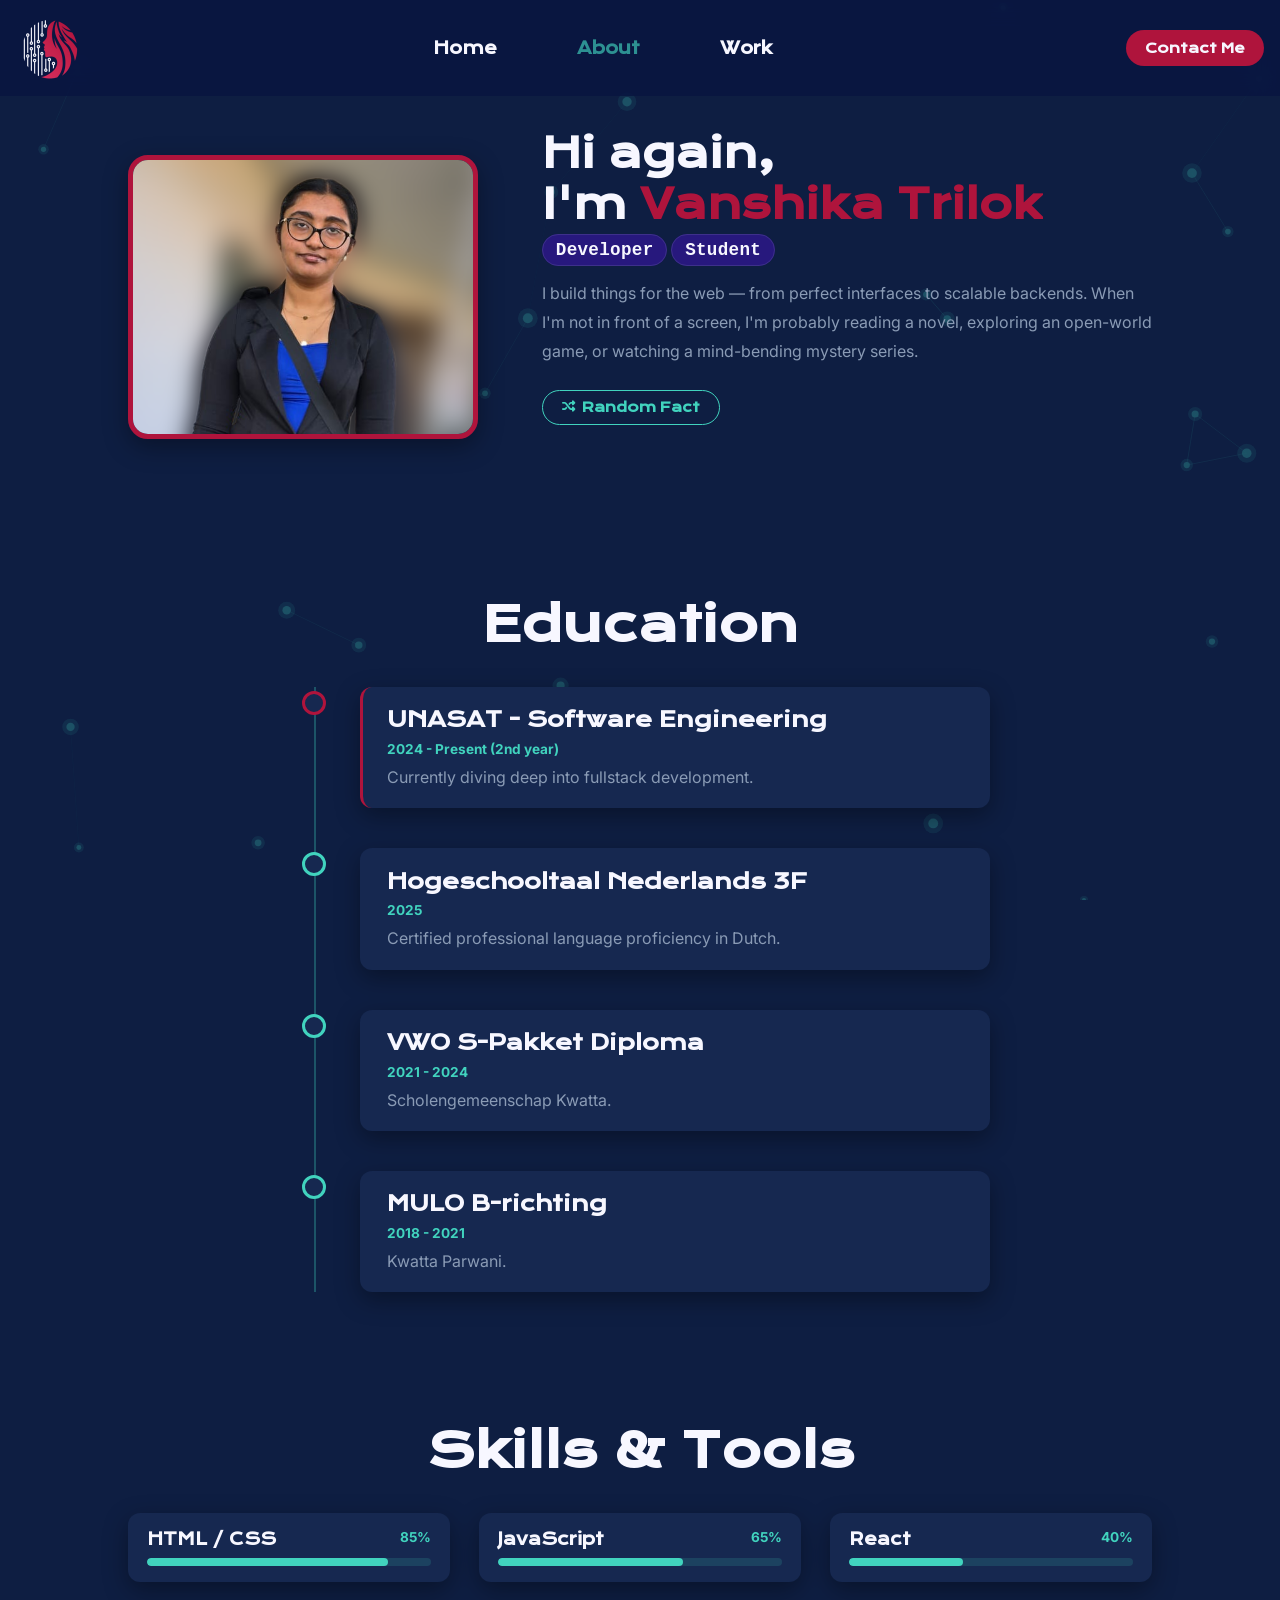
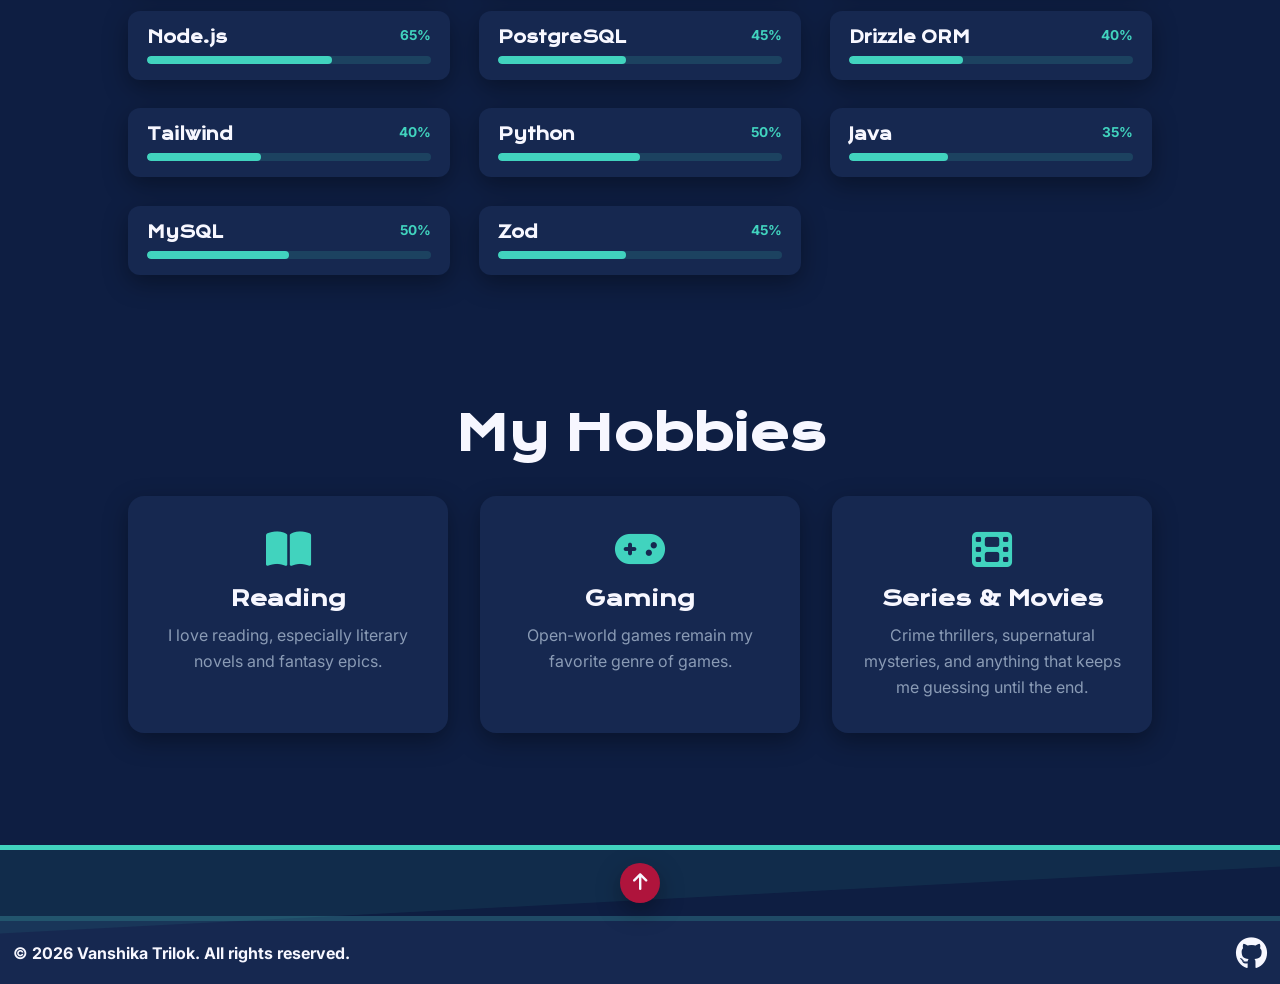
<file: about.html>
<!DOCTYPE html>
<html lang="en">
    <head>
        <meta charset="UTF-8">
        <meta name="viewport" content="width=device-width, initial-scale=1.0">
        <title>Vanshika Trilok — Fullstack Developer</title>
        <meta name="description" content="Hi, I'm Vanshika — a designer and developer crafting modern, accessible websites and web experiences. Explore selected projects and get in touch.">

        <!-- Icons -->
        <link rel="icon" href="/img/favicon.ico?v" sizes="32x32">
        <link rel="icon" href="/img/favicon.png?v" sizes="32x32">
        <link rel="icon" href="/img/favicon.svg?v" type="image/svg+xml">
        <link rel="apple-touch-icon" href="/img/apple-touch-icon.png?v">
        <link rel="manifest" href="/img/site.webmanifest?v">

        <!-- Open Graph -->
        <meta property="og:type" content="website" />
        <meta property="og:site_name" content="Vanshika Trilok" />
        <meta property="og:title" content="Vanshika Trilok — Fullstack Developer" />
        <meta property="og:description" content="Hi, I'm Vanshika — a designer and developer crafting modern, accessible websites and web experiences. Explore selected projects and get in touch." />
        <meta property="og:url" content="https://viraitrisha.github.io" />
        <meta property="og:image" content="https://viraitrisha.github.io/img/og-about.png" />
        <meta property="og:image:width" content="1200" />
        <meta property="og:image:height" content="630" />

        <!-- Twitter / X -->
        <meta name="twitter:card" content="summary_large_image" />
        <meta name="twitter:title" content="Vanshika Trilok — Fullstack Developer" />
        <meta name="twitter:description" content="Hi, I'm Vanshika — a designer and developer crafting modern, accessible websites and web experiences. Explore selected projects and get in touch." />
        <meta name="twitter:image" content="https://viraitrisha.github.io/img/og-about.png" />
        <meta name="twitter:image:width" content="1200" />
        <meta name="twitter:image:height" content="630" />
        
        <!-- Stylesheets -->
        <link rel="stylesheet" href="/css/main.css">
        <link rel="stylesheet" href="/css/about.css">
        <link href="https://fonts.googleapis.com/css2?family=Inter:opsz@14..32&display=swap" rel="stylesheet" />
        <link href="https://fonts.googleapis.com/css2?family=Krona+One&display=swap" rel="stylesheet">
        <link rel="stylesheet" href="https://cdnjs.cloudflare.com/ajax/libs/font-awesome/6.5.1/css/all.min.css">
    </head>
    <body>
        <header>
            <img src="/img/portfolio-logo.png" alt="V's Portfolio Logo" class="logo">
            <button class="hamburger" id="hamburger" aria-label="Toggle menu">
                <span></span>
                <span></span>
                <span></span>
            </button>
            <a href="/" class="nav-link active">Home</a>
            <a href="/about.html" class="nav-link">About</a>
            <a href="/work.html" class="nav-link">Work</a>
            <button id="contact-btn">
                Contact Me
                <span class="arrow-circle"><i class="fa-solid fa-arrow-right"></i></span>
            </button>
        </header>

        <main class="about-page">
            <canvas id="nodeCanvas" aria-hidden="true"></canvas>
            <section class="profile-hero">
                <div class="profile-img-wrapper">
                    <img src="/img/about-me-img.png" alt="Vanshika" class="my-img">
                </div>
                <div class="profile-intro">
                    <h2>Hi again,</br> I'm <span class="highlight">Vanshika Trilok</span></h2>
                    <p class="profile-tagline"><span class="tag">Developer</span> <span class="tag">Student</span></p>
                    <div class="profile-bio">
                        <p>I build things for the web — from perfect interfaces to scalable backends. When I'm not in front of a screen, I'm probably reading a novel, exploring an open-world game, or watching a mind-bending mystery series.</p>
                    </div>
                    <button id="funFactBtn" class="fun-fact-btn">
                        <i class="fa-solid fa-shuffle"></i> Random Fact
                    </button>
                    <div class="fun-fact-display" id="funFactDisplay"></div>
                </div>
            </section>

            <section class="education-section">
                <h2 class="section-title">Education</h2>
                <div class="timeline">
                    <div class="timeline-item current">
                        <div class="timeline-dot accent"></div>
                        <div class="timeline-content">
                            <h3>UNASAT - Software Engineering</h3>
                            <span class="timeline-date">2024 - Present (2nd year)</span>
                            <p>Currently diving deep into fullstack development.</p>
                        </div>
                    </div>
                    <div class="timeline-item">
                        <div class="timeline-dot"></div>
                        <div class="timeline-content">
                            <h3>Hogeschooltaal Nederlands 3F</h3>
                            <span class="timeline-date">2025</span>
                            <p>Certified professional language proficiency in Dutch.</p>
                        </div>
                    </div>
                    <div class="timeline-item">
                        <div class="timeline-dot"></div>
                        <div class="timeline-content">
                            <h3>VWO S-Pakket Diploma</h3>
                            <span class="timeline-date">2021 - 2024</span>
                            <p>Scholengemeenschap Kwatta.</p>
                        </div>
                    </div>
                    <div class="timeline-item">
                        <div class="timeline-dot"></div>
                        <div class="timeline-content">
                            <h3>MULO B-richting</h3>
                            <span class="timeline-date">2018 - 2021</span>
                            <p>Kwatta Parwani.</p>
                        </div>
                    </div>
                </div>
            </section>

            <section class="skills-section">
                <h2 class="section-title">Skills & Tools</h2>
                <div class="skills-grid" id="skillsGrid"></div>
            </section>

            <section class="hobbies-section">
                <h2 class="section-title">My Hobbies</h2>
                <div class="hobbies-grid">
                    <div class="hobby-card" data-tooltip="Currently re-reading Lord of the Mysteries">
                        <i class="fa-solid fa-book-open"></i>
                        <h3>Reading</h3>
                        <p>I love reading, especially literary novels and fantasy epics.</p>
                    </div>

                    <div class="hobby-card" data-tooltip="ERROR! ERROR! ERROR!" id="gameCard">
                        <i class="fa-solid fa-gamepad"></i>
                        <h3>Gaming</h3>
                        <p>Open-world games remain my favorite genre of games.</p>
                        <div class="monocle" id="monocle"></div>
                    </div>

                    <div class="hobby-card" data-tooltip="Truthfully I don't mind the genre so long as it's interesting">
                        <i class="fa-solid fa-film"></i>
                        <h3>Series & Movies</h3>
                        <p>Crime thrillers, supernatural mysteries, and anything that keeps me guessing until the end.</p>
                    </div>
                </div>
            </section>
        </main>
        
        <footer>
            <div class="footer-top">
                <button class="scroll-top-btn" id="scrollTopBtn" aria-label="Scroll to top">
                    <span class="arrow-circle"><i class="fa-solid fa-arrow-up"></i></span>
                </button>
            </div>
            <div class="footer-bottom">
                <p>&copy; 2026 Vanshika Trilok. All rights reserved.</p>
                <a href="https://github.com/viraitrisha" rel="noopener noreferrer" target="_blank" aria-label="GitHub">
                    <i class="fa-brands fa-github"></i>
                </a>
            </div>
        </footer>

        <script src="/js/main.js"></script>
        <script src="/js/about.js"></script>
    </body>
</html>
</file>
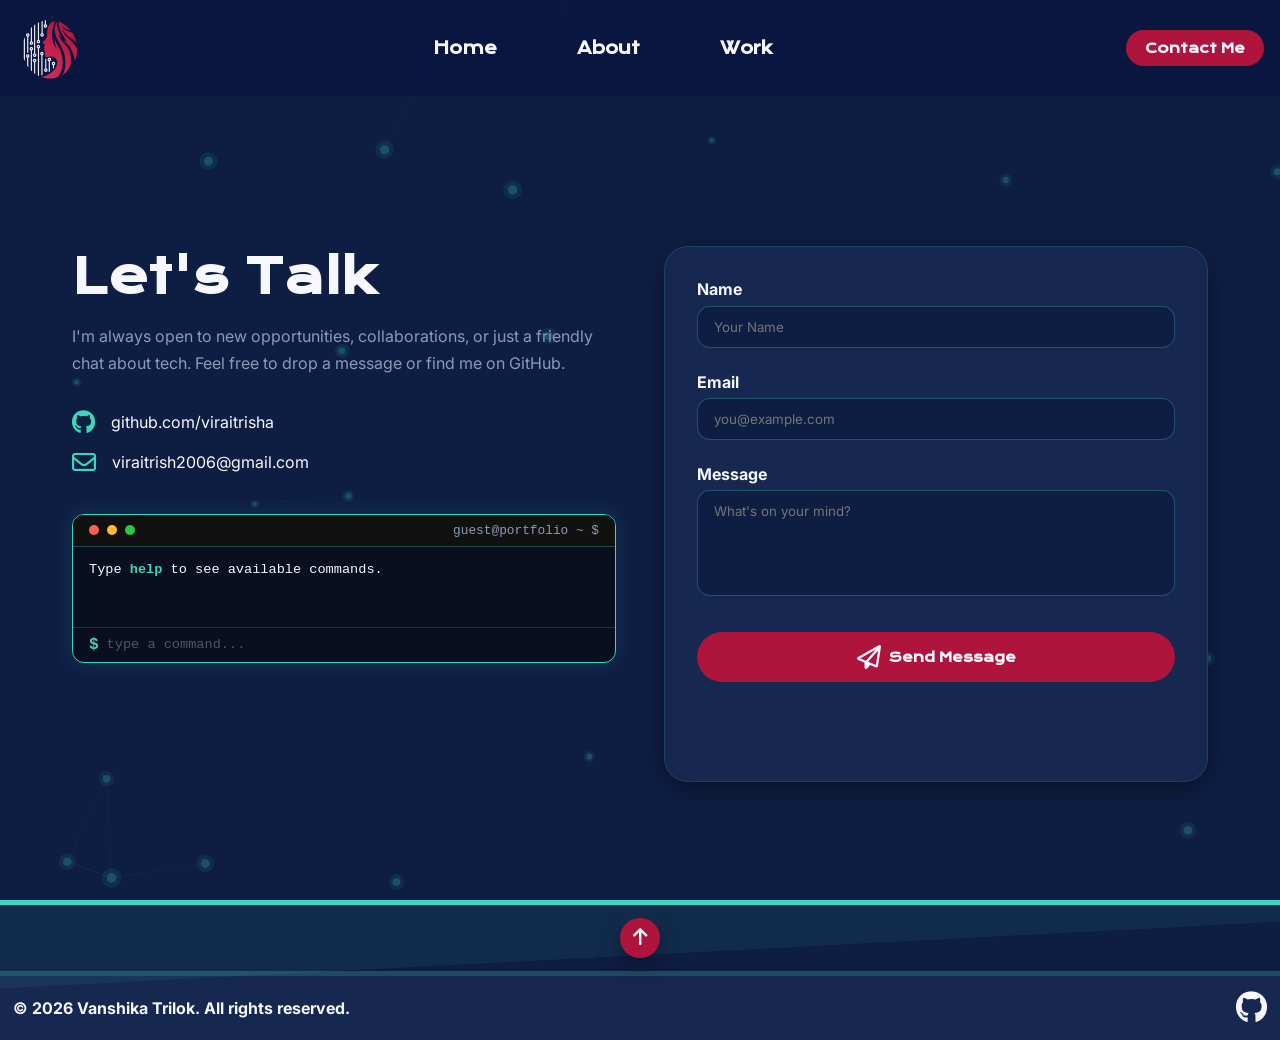
<file: contact.html>
<!DOCTYPE html>
<html lang="en">
    <head>
        <meta charset="UTF-8">
        <meta name="viewport" content="width=device-width, initial-scale=1.0">
        <title>Vanshika Trilok — Fullstack Developer</title>
        <meta name="description" content="Hi, I'm Vanshika — a designer and developer crafting modern, accessible websites and web experiences. Explore selected projects and get in touch.">

        <!-- Icons -->
        <link rel="icon" href="/img/favicon.ico?v" sizes="32x32">
        <link rel="icon" href="/img/favicon.png?v" sizes="32x32">
        <link rel="icon" href="/img/favicon.svg?v" type="image/svg+xml">
        <link rel="apple-touch-icon" href="/img/apple-touch-icon.png?v">
        <link rel="manifest" href="/img/site.webmanifest?v">

        <!-- Open Graph -->
        <meta property="og:type" content="website" />
        <meta property="og:site_name" content="Vanshika Trilok" />
        <meta property="og:title" content="Vanshika Trilok — Fullstack Developer" />
        <meta property="og:description" content="Hi, I'm Vanshika — a designer and developer crafting modern, accessible websites and web experiences. Explore selected projects and get in touch." />
        <meta property="og:url" content="https://viraitrisha.github.io" />
        <meta property="og:image" content="https://viraitrisha.github.io/img/og-contact.png" />
        <meta property="og:image:width" content="1200" />
        <meta property="og:image:height" content="630" />

        <!-- Twitter / X -->
        <meta name="twitter:card" content="summary_large_image" />
        <meta name="twitter:title" content="Vanshika Trilok — Fullstack Developer" />
        <meta name="twitter:description" content="Hi, I'm Vanshika — a designer and developer crafting modern, accessible websites and web experiences. Explore selected projects and get in touch." />
        <meta name="twitter:image" content="https://viraitrisha.github.io/img/og-contact.png" />
        <meta name="twitter:image:width" content="1200" />
        <meta name="twitter:image:height" content="630" />

        <!-- Stylesheets -->
        <link rel="stylesheet" href="/css/main.css">
        <link rel="stylesheet" href="/css/contact.css">
        <link href="https://fonts.googleapis.com/css2?family=Inter:opsz@14..32&display=swap" rel="stylesheet" />
        <link href="https://fonts.googleapis.com/css2?family=Krona+One&display=swap" rel="stylesheet">
        <link rel="stylesheet" href="https://cdnjs.cloudflare.com/ajax/libs/font-awesome/6.5.1/css/all.min.css">
    </head>
    <body>
        <header>
            <img src="/img/portfolio-logo.png" alt="V's Portfolio Logo" class="logo">
            <button class="hamburger" id="hamburger" aria-label="Toggle menu">
                <span></span>
                <span></span>
                <span></span>
            </button>
            <a href="/" class="nav-link active">Home</a>
            <a href="/about.html" class="nav-link">About</a>
            <a href="/work.html" class="nav-link">Work</a>
            <button id="contact-btn">
                Contact Me
                <span class="arrow-circle"><i class="fa-solid fa-arrow-right"></i></span>
            </button>
        </header>

        <main class="contact-page">
            <canvas id="nodeCanvas" aria-hidden="true"></canvas>
            <div class="contact-main">
                <div class="contact-grid">
                    <!-- LEFT SIDE -->
                    <div class="contact-info">
                        <h2>Let's Talk</h2>
                        <p>
                            I'm always open to new opportunities, collaborations, or just a friendly chat about tech.
                            Feel free to drop a message or find me on GitHub.
                        </p>

                        <div class="info-item">
                            <i class="fa-brands fa-github"></i>
                            <a href="https://github.com/viraitrisha" target="_blank" rel="noopener noreferrer">
                                github.com/viraitrisha
                            </a>
                        </div>

                        <div class="info-item">
                            <i class="fa-regular fa-envelope"></i>
                            <a href="mailto:viraitrish2006@gmail.com">viraitrish2006@gmail.com</a>
                        </div>

                        <!-- TERMINAL -->
                        <div class="mini-terminal" id="miniTerminal">
                            <div class="terminal-header">
                                <span class="terminal-dot red"></span>
                                <span class="terminal-dot yellow"></span>
                                <span class="terminal-dot green"></span>
                                <span class="terminal-title">guest@portfolio ~ $</span>
                            </div>
                            <div class="terminal-body" id="terminalBody">
                                <div class="terminal-line output">
                                    Type <span class="cmd">help</span> to see available commands.
                                </div>
                            </div>
                            <div class="terminal-input-line">
                                <span class="prompt">$</span>
                                <input type="text" id="terminalInput" placeholder="type a command..." autocomplete="off">
                            </div>
                        </div>
                    </div>

                    <!-- RIGHT SIDE -->
                    <div class="contact-form-wrapper">
                        <form id="contactForm" action="https://formspree.io/f/mykrjkep" method="POST">
                            <div class="input-group">
                                <label for="name">Name</label>
                                <input type="text" id="name" name="name" placeholder="Your Name" required>
                            </div>
                            <div class="input-group">
                                <label for="email">Email</label>
                                <input type="email" id="email" name="email" placeholder="you@example.com" required>
                            </div>
                            <div class="input-group">
                                <label for="message">Message</label>
                                <textarea id="message" name="message" rows="5" placeholder="What's on your mind?" required></textarea>
                            </div>
                            <button type="submit" class="send-btn" id="sendBtn">
                                <i class="fa-regular fa-paper-plane"></i> Send Message
                            </button>
                            <div class="form-feedback" id="feedback">Message sent! I'll get back to you soon.</div>
                        </form>
                    </div>
                </div>
            </div>
        </main>
        
        <footer>
            <div class="footer-top">
                <button class="scroll-top-btn" id="scrollTopBtn" aria-label="Scroll to top">
                    <span class="arrow-circle"><i class="fa-solid fa-arrow-up"></i></span>
                </button>
            </div>
            <div class="footer-bottom">
                <p>&copy; 2026 Vanshika Trilok. All rights reserved.</p>
                <a href="https://github.com/viraitrisha" rel="noopener noreferrer" target="_blank" aria-label="GitHub">
                    <i class="fa-brands fa-github"></i>
                </a>
            </div>
        </footer>

        <script src="/js/main.js"></script>
        <script src="/js/contact.js"></script>
    </body>
</html>
</file>
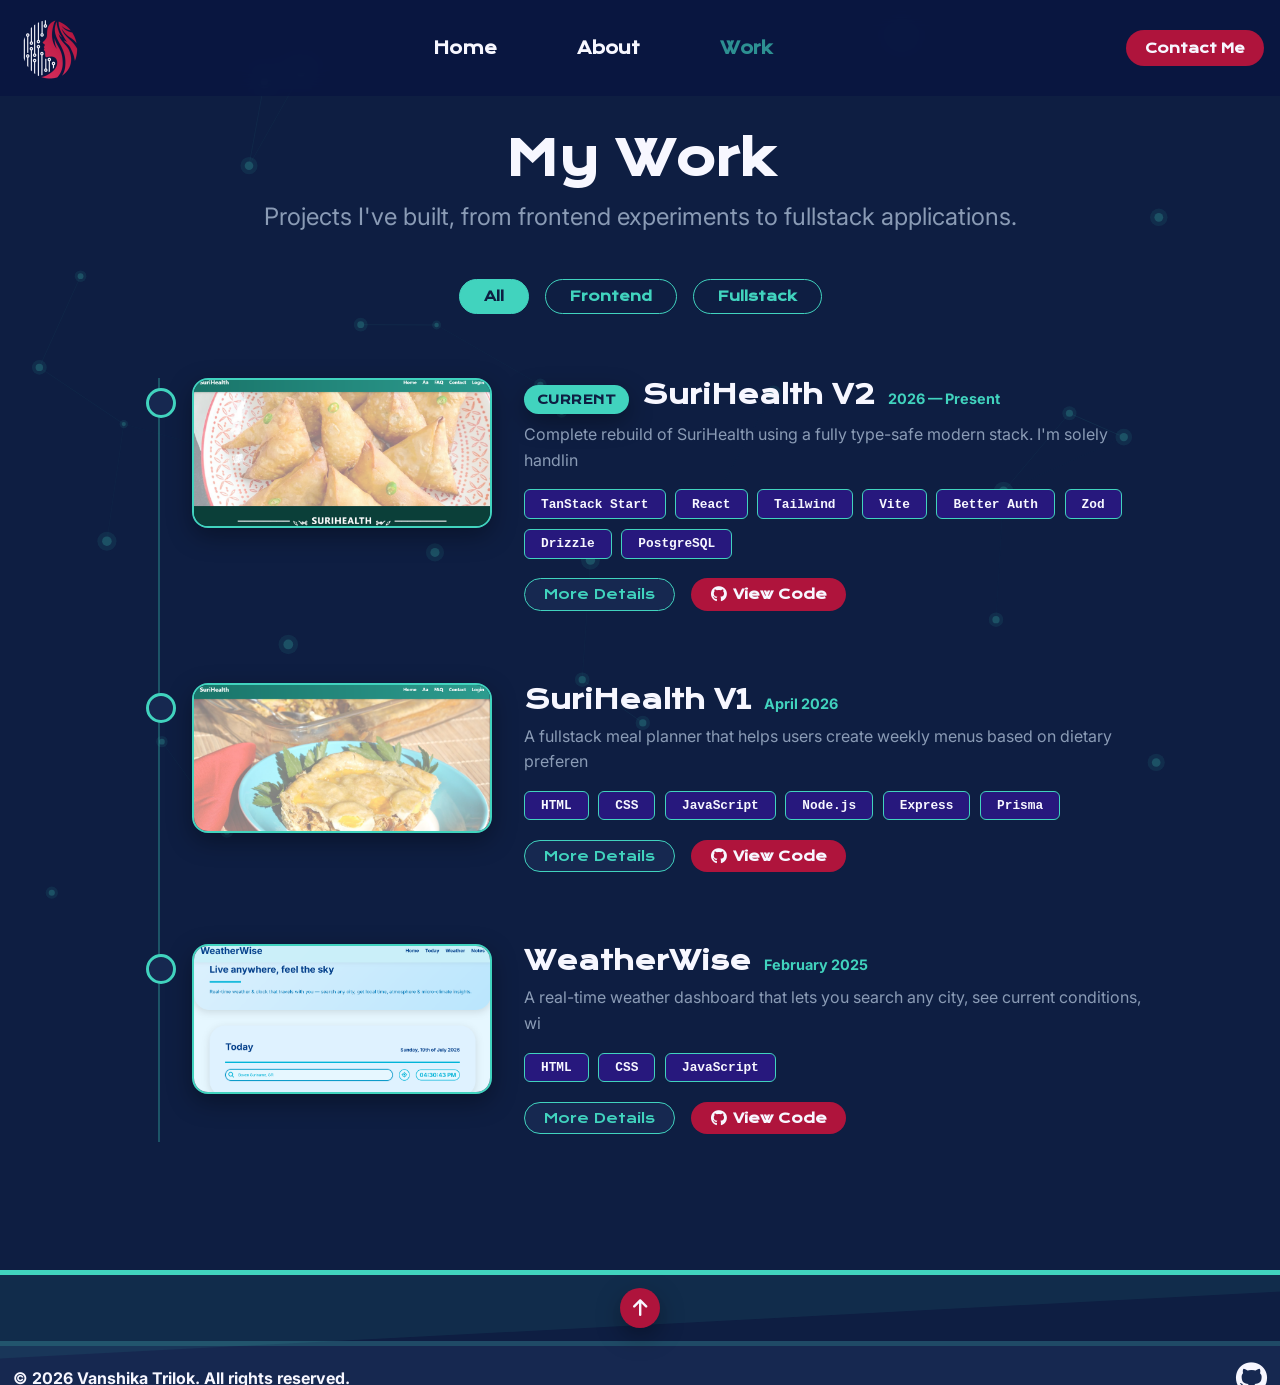
<file: work.html>
<!DOCTYPE html>
<html lang="en">
    <head>
        <meta charset="UTF-8">
        <meta name="viewport" content="width=device-width, initial-scale=1.0">
        <title>Vanshika Trilok — Fullstack Developer</title>
        <meta name="description" content="Hi, I'm Vanshika — a designer and developer crafting modern, accessible websites and web experiences. Explore selected projects and get in touch.">

        <!-- Icons -->
        <link rel="icon" href="/img/favicon.ico?v" sizes="32x32">
        <link rel="icon" href="/img/favicon.png?v" sizes="32x32">
        <link rel="icon" href="/img/favicon.svg?v" type="image/svg+xml">
        <link rel="apple-touch-icon" href="/img/apple-touch-icon.png?v">
        <link rel="manifest" href="/img/site.webmanifest?v">

        <!-- Open Graph -->
        <meta property="og:type" content="website" />
        <meta property="og:site_name" content="Vanshika Trilok" />
        <meta property="og:title" content="Vanshika Trilok — Fullstack Developer" />
        <meta property="og:description" content="Hi, I'm Vanshika — a designer and developer crafting modern, accessible websites and web experiences. Explore selected projects and get in touch." />
        <meta property="og:url" content="https://viraitrisha.github.io" />
        <meta property="og:image" content="https://viraitrisha.github.io/img/og-work.png" />
        <meta property="og:image:width" content="1200" />
        <meta property="og:image:height" content="630" />

        <!-- Twitter / X -->
        <meta name="twitter:card" content="summary_large_image" />
        <meta name="twitter:title" content="Vanshika Trilok — Fullstack Developer" />
        <meta name="twitter:description" content="Hi, I'm Vanshika — a designer and developer crafting modern, accessible websites and web experiences. Explore selected projects and get in touch." />
        <meta name="twitter:image" content="https://viraitrisha.github.io/img/og-work.png" />
        <meta name="twitter:image:width" content="1200" />
        <meta name="twitter:image:height" content="630" />
        
        <!-- Stylesheets -->
        <link rel="stylesheet" href="/css/main.css">
        <link rel="stylesheet" href="/css/work.css">
        <link href="https://fonts.googleapis.com/css2?family=Inter:opsz@14..32&display=swap" rel="stylesheet" />
        <link href="https://fonts.googleapis.com/css2?family=Krona+One&display=swap" rel="stylesheet">
        <link rel="stylesheet" href="https://cdnjs.cloudflare.com/ajax/libs/font-awesome/6.5.1/css/all.min.css">
    </head>
    <body>
        <header>
            <img src="/img/portfolio-logo.png" alt="V's Portfolio Logo" class="logo">
            <button class="hamburger" id="hamburger" aria-label="Toggle menu">
                <span></span>
                <span></span>
                <span></span>
            </button>
            <a href="/" class="nav-link active">Home</a>
            <a href="/about.html" class="nav-link">About</a>
            <a href="/work.html" class="nav-link">Work</a>
            <button id="contact-btn">
                Contact Me
                <span class="arrow-circle"><i class="fa-solid fa-arrow-right"></i></span>
            </button>
        </header>

        <main class="work-page">
            <canvas id="nodeCanvas" aria-hidden="true"></canvas>
            <section class="work-hero">
                <h2 class="page-title">My Work</h2>
                <p class="page-subtitle">Projects I've built, from frontend experiments to fullstack applications.</p>
            </section>

            <section class="filter-section">
                <div class="filter-btns">
                    <button class="filter-btn active" data-filter="all">All</button>
                    <button class="filter-btn" data-filter="frontend">Frontend</button>
                    <button class="filter-btn" data-filter="fullstack">Fullstack</button>
                </div>
            </section>

            <section class="projects-timeline">
                <!-- SuriHealth V2 (Current) -->
                <div class="project-item" data-category="fullstack">
                    <div class="project-thumb">
                        <img src="/img/projects/surihealth-v2.png" alt="SuriHealth V2">
                    </div>
                    <div class="project-content">
                        <div class="project-header">
                            <span class="project-status current">Current</span>
                            <h3>SuriHealth V2</h3>
                            <span class="project-date">2026 — Present</span>
                        </div>
                        <p class="project-desc">
                            Complete rebuild of SuriHealth using a fully type-safe modern stack. I'm solely handling the backend 
                            — authentication, database schema, validation, and API design — to deliver a production-ready API.
                        </p>
                        <div class="tech-blocks">
                            <span class="tech-block">TanStack Start</span>
                            <span class="tech-block">React</span>
                            <span class="tech-block">Tailwind</span>
                            <span class="tech-block">Vite</span>
                            <span class="tech-block">Better Auth</span>
                            <span class="tech-block">Zod</span>
                            <span class="tech-block">Drizzle</span>
                            <span class="tech-block">PostgreSQL</span>
                        </div>
                        <div class="project-actions">
                            <button class="detail-btn">More Details</button>
                            <a href="https://github.com/viraitrisha/surihealth" target="_blank" rel="noopener noreferrer" class="view-code-btn">
                                <i class="fa-brands fa-github"></i> View Code
                            </a>
                        </div>
                        <div class="project-extra">
                            <p><b>Role:</b> Sole Backend Developer</p>
                            <p><b>Highlights:</b> Implemented role-based auth with Better Auth, designed a normalized
                                PostgreSQL schema using Drizzle ORM, and enforced strict validation with Zod.
                            </p>
                        </div>
                    </div>
                </div>

                <!-- SuriHealth V1 -->
                <div class="project-item" data-category="fullstack">
                    <div class="project-thumb">
                        <img src="/img/projects/surihealth-v1.png" alt="SuriHealth V1">
                    </div>
                    <div class="project-content">
                        <div class="project-header">
                            <h3>SuriHealth V1</h3>
                            <span class="project-date">April 2026</span>
                        </div>
                        <p class="project-desc">
                            A fullstack meal planner that helps users create weekly menus based on dietary preferences, 
                            generate shopping lists, and save favourite recipes. Built with Node.js, Express, and Prisma.
                        </p>
                        <div class="tech-blocks">
                            <span class="tech-block">HTML</span>
                            <span class="tech-block">CSS</span>
                            <span class="tech-block">JavaScript</span>
                            <span class="tech-block">Node.js</span>
                            <span class="tech-block">Express</span>
                            <span class="tech-block">Prisma</span>
                        </div>
                        <div class="project-actions">
                            <button class="detail-btn">More Details</button>
                            <a href="https://github.com/viraitrisha/Surihealth-Old" target="_blank" rel="noopener noreferrer" class="view-code-btn">
                                <i class="fa-brands fa-github"></i> View Code
                            </a>
                        </div>
                        <div class="project-extra">
                            <p><b>Role:</b> Fullstack Developer (Group Project)</p>
                            <p><b>Highlights:</b> Designed RESTful API with Express, managed data with Prisma ORM, and built a 
                                responsive user interface.
                            </p>
                        </div>
                    </div>
                </div>

                <!-- WeatherWise -->
                <div class="project-item" data-category="frontend">
                    <div class="project-thumb">
                        <img src="/img/projects/weatherwise.png" alt="WeatherWise">
                    </div>
                    <div class="project-content">
                        <div class="project-header">
                            <h3>WeatherWise</h3>
                            <span class="project-date">February 2025</span>
                        </div>
                        <p class="project-desc">
                            A real-time weather dashboard that lets you search any city, see current conditions, wind speed and 
                            humidity. Built with vanilla JavaScript and the OpenWeatherMap API.
                        </p>
                        <div class="tech-blocks">
                            <span class="tech-block">HTML</span>
                            <span class="tech-block">CSS</span>
                            <span class="tech-block">JavaScript</span>
                        </div>
                        <div class="project-actions">
                            <button class="detail-btn">More Details</button>
                            <a href="https://github.com/viraitrisha/WeatherWise" target="_blank" rel="noopener noreferrer" class="view-code-btn">
                                <i class="fa-brands fa-github"></i> View Code
                            </a>
                        </div>
                        <div class="project-extra">
                            <p><b>Role:</b> Solo Developer</p>
                            <p><b>Highlights:</b> Integrated OpenWeatherMap API with async/await, dynamic background gradients based
                                on weather conditions, and a responsive mobile-first design.
                            </p>
                        </div>
                    </div>
                </div>
            </section>
        </main>
        
        <footer>
            <div class="footer-top">
                <button class="scroll-top-btn" id="scrollTopBtn" aria-label="Scroll to top">
                    <span class="arrow-circle"><i class="fa-solid fa-arrow-up"></i></span>
                </button>
            </div>
            <div class="footer-bottom">
                <p>&copy; 2026 Vanshika Trilok. All rights reserved.</p>
                <a href="https://github.com/viraitrisha" rel="noopener noreferrer" target="_blank" aria-label="GitHub">
                    <i class="fa-brands fa-github"></i>
                </a>
            </div>
        </footer>

        <script src="/js/main.js"></script>
        <script src="/js/work.js"></script>
    </body>
</html>
</file>
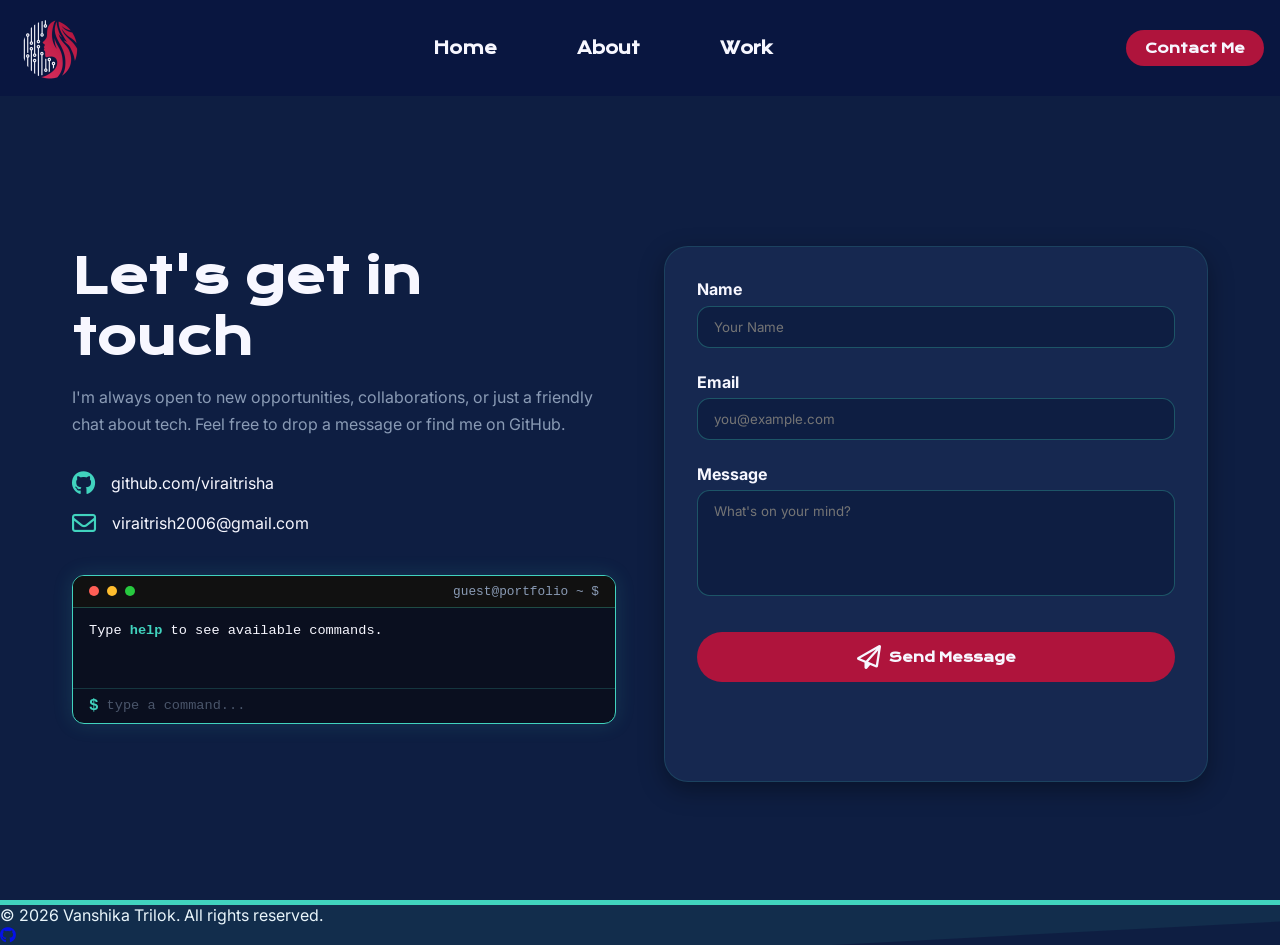
<file: html/contact.html>
<!DOCTYPE html>
<html lang="en">
    <head>
        <meta charset="UTF-8">
        <meta name="viewport" content="width=device-width, initial-scale=1.0">
        <title>V's Portfolio – Contact</title>
        <link rel="stylesheet" href="/css/main.css">
        <link rel="stylesheet" href="/css/contact.css">
        <link type="image/x-icon" rel="icon" href="/img/favicon.ico">
        <link href="https://fonts.googleapis.com/css2?family=Inter:opsz@14..32&display=swap" rel="stylesheet" />
        <link href="https://fonts.googleapis.com/css2?family=Krona+One&display=swap" rel="stylesheet">
        <link rel="stylesheet" href="https://cdnjs.cloudflare.com/ajax/libs/font-awesome/6.5.1/css/all.min.css">
    </head>
    <body>
        <header>
            <img src="/img/portfolio_logo.png" alt="V's Portfolio Logo" class="logo">
            <a href="/" class="nav-link">Home</a>
            <a href="/html/about.html" class="nav-link">About</a>
            <a href="/html/work.html" class="nav-link">Work</a>
            <button id="contact-btn">
                Contact Me
                <span class="arrow-circle"><i class="fa-solid fa-arrow-right"></i></span>
            </button>
        </header>

        <main class="contact-page">
            <div class="contact-main">
                <div class="contact-grid">
                    <!-- LEFT SIDE -->
                    <div class="contact-info">
                        <h2>Let's get in touch</h2>
                        <p>
                            I'm always open to new opportunities, collaborations, or just a friendly chat about tech.
                            Feel free to drop a message or find me on GitHub.
                        </p>

                        <div class="info-item">
                            <i class="fa-brands fa-github"></i>
                            <a href="https://github.com/viraitrisha" target="_blank" rel="noopener noreferrer">
                                github.com/viraitrisha
                            </a>
                        </div>

                        <div class="info-item">
                            <i class="fa-regular fa-envelope"></i>
                            <a href="mailto:viraitrish2006@gmail.com">viraitrish2006@gmail.com</a>
                        </div>

                        <!-- Mini Terminal (hidden console) -->
                        <div class="mini-terminal" id="miniTerminal">
                            <div class="terminal-header">
                                <span class="terminal-dot red"></span>
                                <span class="terminal-dot yellow"></span>
                                <span class="terminal-dot green"></span>
                                <span class="terminal-title">guest@portfolio ~ $</span>
                            </div>
                            <div class="terminal-body" id="terminalBody">
                                <div class="terminal-line output">
                                    Type <span class="cmd">help</span> to see available commands.
                                </div>
                            </div>
                            <div class="terminal-input-line">
                                <span class="prompt">$</span>
                                <input type="text" id="terminalInput" placeholder="type a command..." autocomplete="off">
                            </div>
                        </div>
                    </div>

                    <!-- RIGHT SIDE – Form -->
                    <div class="contact-form-wrapper">
                        <form id="contactForm">
                            <div class="input-group">
                                <label for="name">Name</label>
                                <input type="text" id="name" name="name" placeholder="Your Name" required>
                            </div>
                            <div class="input-group">
                                <label for="email">Email</label>
                                <input type="email" id="email" name="email" placeholder="you@example.com" required>
                            </div>
                            <div class="input-group">
                                <label for="message">Message</label>
                                <textarea id="message" name="message" rows="5" placeholder="What's on your mind?" required></textarea>
                            </div>
                            <button type="submit" class="send-btn" id="sendBtn">
                                <i class="fa-regular fa-paper-plane"></i> Send Message
                            </button>
                            <div class="form-feedback" id="feedback">✔ Message sent! I'll get back to you soon.</div>
                        </form>
                    </div>
                </div>
            </div>
        </main>
        
        <footer>
            <p>&copy; 2026 Vanshika Trilok. All rights reserved.</p>
            <a href="https://github.com/viraitrisha" rel="noopener noreferrer" target="_blank">
                <i class="fa-brands fa-github"></i>
            </a>
        </footer>

        <script src="/js/main.js"></script>
        <script src="/js/contact.js"></script>
    </body>
</html>
</file>
<file: css/main.css>
:root {
    --background: #0E1E42;
    --navigation: rgba(9, 21, 64, 0.75);
    --card: #162850;

    --primary-text: #F7F7FF;
    --secondary-text: #8A9BB5;

    --accent: #41D3BE;
    --accent-glow: 0 0 10px var(--accent);
    --cta-btn: #AF143C;
    --cta-hover: linear-gradient(135deg, #AF143C, #D62D5C);
    --btn-shadow:
        0 8px 20px rgba(175, 20, 60, 0.4),
        0 0 12px rgba(175, 20, 60, 0.25);

    --tags: #27187D;
    --bulp: #41D3BE;

    --focus: 0 0 0 3px rgba(65, 211, 190, 0.45);
    --text-shadow: 0 2px 8px rgba(0, 0, 0, 0.5);
    --faint-border: 1px solid rgba(255, 255, 255, 0.1);

    --card-shadow: 0 8px 24px rgba(0, 0, 0, 0.35);
    --card-hover:
        0 12px 32px rgba(0, 0, 0, 0.45),
        0 0 16px rgba(65, 211, 190, 0.2);

    --transition: all 0.3s ease;
}

body.light-mode {
    --background: #F4F6FA;
    --card: #FFFFFF;

    --primary-text: #1A1A2E;
    --secondary-text: #4A5568;

    --accent: #0F766E;
    --cta-btn: #B91C3B;
    --cta-hover: linear-gradient(135deg, #B91C3B, #E11D48);

    --tags: #4338CA;
    --bulp: #F5C518;

    --btn-shadow:
        0 8px 20px rgba(185, 28, 59, 0.25),
        0 0 12px rgba(185, 28, 59, 0.15);
    --text-shadow: none;
    --faint-border: 1px solid rgba(0, 0, 0, 0.08);

    --card-shadow: 0 8px 24px rgba(0, 0, 0, 0.06);
    --card-hover:
        0 12px 32px rgba(0, 0, 0, 0.1),
        0 0 16px rgba(15, 118, 126, 0.15);

    --navigation: rgba(9, 21, 64, 0.95);
}

body.light-mode .hero-section::after {
    background: radial-gradient(
        circle at 30% 50%,
        rgba(240, 245, 250, 0.4) 0%,
        rgba(240, 245, 250, 0.85) 100%
    );
}

body.light-mode .nav-link {
    color: #F7F7FF;
}

body.light-mode .nav-link:hover {
    color: var(--accent);
}

body.light-mode .avatar-ring {
    border-color: var(--accent);
}

body.light-mode .bulb {
    color: var(--bulp);
}
body.light-mode .bulb:hover {
    text-shadow: 0 0 12px var(--bulp), 0 0 30px var(--bulp);
}

body.light-mode .terminal-msg {
    background: rgba(0,0,0,0.9);
    color: #41D3BE;
}

/* ========== CONSTANT ========== */
* {
    box-sizing: border-box;
    padding: 0;
    margin: 0;
}

body {
    font-family: 'Inter', sans-serif;
    background: var(--background);
    color: var(--primary-text);
    transition: var(--transition);
}

.logo {
    width: 4rem;
    height: auto;
    margin-right: auto;
    transition: var(--transition);
}

.logo:hover {
    transform: translateY(-1px) scale(1.03);
}

.highlight {
    background: var(--cta-btn);
    -webkit-background-clip: text;
    -webkit-text-fill-color: transparent;
    background-clip: text;
    cursor: pointer;
    transition: text-shadow 0.3s ease;
}

.highlight:hover {
    text-shadow:
        0 0 20px rgba(214, 45, 92, 0.8),
        0 0 40px rgba(175, 20, 60, 0.5),
        0 0 60px rgba(175, 20, 60, 0.25);
}
/* ========== TYPOGRAPHY ========== */
h2, h3, h4, h5, h6 {
    font-family: 'Krona One', sans-serif;
    font-weight: bold;
}

h1 {
    font-size: 4rem;
}

h2 {
    font-size: 3rem;
}

h3 {
    font-size: 2.5rem;
}

/* ========== BUTTONS ========== */
.about-btn,
#contact-btn,
.home-contact-btn,
.view-code-btn {
    text-decoration: none;
    display: inline-flex;
    align-items: center;
    white-space: nowrap;
    position: relative;
    overflow: hidden;
    border-radius: 5rem;
    font-family: 'Krona One', sans-serif;
    font-weight: bold;
    background: var(--cta-btn);
    color: var(--primary-text);
    border: none;
    cursor: pointer;
    transition: var(--transition), padding-right 0.3s ease;
}

#contact-btn {
    padding: 0.6rem 1.2rem;
    margin-left: auto;
}

.about-btn,
.home-contact-btn {
    padding: 0.7rem 1.5rem;
}

.about-btn .arrow-circle,
#contact-btn .arrow-circle,
.home-contact-btn .arrow-circle,
.view-code-btn .arrow-circle {
    position: absolute;
    right: -1.5rem;
    top: 50%;
    transform: translateY(-50%);
    width: 1.5rem;
    height: 1.5rem;
    border-radius: 50%;
    display: flex;
    align-items: center;
    justify-content: center;
    color: var(--primary-text);
    font-size: 1rem;
    font-weight: bold;
    line-height: 1;
    opacity: 0;
    transition: right 0.45s cubic-bezier(0.4, 0, 0.2, 1), opacity 0.3s ease 0.1s;
}

.about-btn:hover,
#contact-btn:hover,
.home-contact-btn:hover,
.view-code-btn:hover {
    background: var(--cta-hover);
    box-shadow: var(--btn-shadow);
    transform: translateY(-1px) scale(1.03);
}

#contact-btn:hover,
.home-contact-btn:hover {
    padding-right: 2.5rem;
}

.about-btn:hover {
    padding-right: 2.7rem;
}

.about-btn:hover .arrow-circle,
#contact-btn:hover .arrow-circle,
.home-contact-btn:hover .arrow-circle,
.view-code-btn:hover .arrow-circle {
    right: 0.5rem;
    opacity: 1;
}

.about-btn::after,
#contact-btn::after,
.home-contact-btn::after,
.view-code-btn::after {
    content: "";
    position: absolute;
    top: 0;
    left: -100%;
    width: 100%;
    height: 100%;
    background: linear-gradient(90deg, transparent, rgba(255, 255, 255, 0.15), transparent);
    transition: left 0.5s ease;
}

.about-btn:hover::after,
#contact-btn:hover::after,
.home-contact-btn:hover::after,
.view-code-btn:hover::after {
    left: 100%;
}

/* ========== NAVIGATION ========== */
header {
    position: fixed;
    width: 100%;
    top: 0;
    left: 0;
    z-index: 1000;
    display: flex;
    align-items: center;
    gap: 5rem;
    padding: 1rem;
    background: var(--navigation);
    border-bottom: 5px solid var(--faint-border);
    -webkit-backdrop-filter: blur(12px);
    backdrop-filter: blur(12px);
}

.nav-link {
    font-family: 'Krona One', sans-serif;
    text-decoration: none;
    font-weight: bold;
    font-size: 1rem;
    color: var(--primary-text);
    position: relative;
    transition: var(--transition);
}

.nav-link::after {
    content: '';
    position: absolute;
    bottom: -4px;
    left: 0;
    width: 0%;
    height: 2px;
    background: var(--accent);
    transition: width 0.3s ease;
}

.nav-link:hover {
    color: var(--accent);
}

.nav-link:hover::after {
    width: 100%;
}

.nav-link.active {
    color: var(--accent);
    opacity: 0.65;
}

/* ========== FOOTER ========== */
footer {
    position: relative;
    background-color: var(--background);
    color: var(--primary-text);
    border-top: 5px solid var(--accent);
    padding: 0;
    overflow: hidden;
    z-index: 0;
}

footer::before {
    content: "";
    position: absolute;
    top: -50px;
    left: -10%;
    width: 120%;
    height: 100px;
    background: var(--accent);
    opacity: 0.08;
    transform: rotate(-3deg);
    pointer-events: none;
}

.footer-top {
    display: flex;
    justify-content: center;
    padding: 0.8rem;
    position: relative;
}

.scroll-top-btn {
    display: inline-flex;
    align-items: center;
    justify-content: center;
    width: 40px;
    height: 40px;
    border-radius: 50%;
    background: var(--cta-btn);
    color: var(--primary-text);
    border: none;
    cursor: pointer;
    transition: var(--transition);
    box-shadow: var(--card-shadow);
    position: relative;
    overflow: hidden;
}

.scroll-top-btn .arrow-circle {
    font-size: 1.2rem;
    font-weight: bold;
    line-height: 1;
    transition: transform 0.3s;
}

.scroll-top-btn:hover {
    background: var(--cta-hover);
    box-shadow: var(--btn-shadow);
    transform: translateY(-2px);
}

.scroll-top-btn:hover .arrow-circle {
    animation: arrowBounce 0.6s ease infinite;
}

@keyframes arrowBounce {
    0%, 100% { transform: translateY(0); }
    50% { transform: translateY(-4px); }
}

.footer-bottom {
    display: flex;
    align-items: center;
    justify-content: space-between;
    flex-wrap: wrap;
    gap: 1rem;
    padding: 0.8rem;
    background: var(--card);
    border-top: 5px solid rgba(65, 211, 190, 0.2);
}

.footer-bottom p {
    font-weight: bold;
}

.footer-bottom a {
    color: var(--primary-text);
    font-size: 2rem;
    transition: var(--transition);
}

.footer-bottom a:hover {
    color: var(--cta-btn);
}

/* ========== TREE BACKGROUND ========== */
#nodeCanvas {
    position: fixed;
    inset: 0;
    width: 100%;
    height: 100%;
    z-index: -1;
    pointer-events: none;
    opacity: 0.35;
}
/* ========== HERO SECTION ========== */
.hero-section {
    position: relative;
    min-height: 98vh;
    z-index: 2;
    display: flex;
    align-items: center;
    justify-content: center;
    overflow: hidden;
    isolation: isolate;
    border-bottom: 5px solid var(--accent);
    border-bottom-left-radius: 3rem;
    border-bottom-right-radius: 3rem;
}

.hero-toggle {
    position: absolute;
    bottom: 1.5rem;
    right: 1.5rem;
    z-index: 2;
    background: var(--btn-shadow);
    border: 1px solid var(--cta-btn);
    border-radius: 50%;
    width: 44px;
    height: 44px;
    display: flex;
    align-items: center;
    justify-content: center;
    color: var(--cta-btn);
    cursor: pointer;
    -webkit-backdrop-filter: blur(4px);
    backdrop-filter: blur(4px);
    transition: var(--transition);
    box-shadow: 0 0 12px var(--cta-btn);
}

.hero-toggle i {
    font-size: 1.5rem;
}

.hero-toggle:hover {
    background: var(--cta-hover);
    color: var(--background);
    box-shadow: var(--btn-shadow);
}

#heroCanvas {
    position: absolute;
    inset: 0;
    width: 100%;
    height: 100%;
    z-index: 0;
}

.hero-section::after {
    content: '';
    position: absolute;
    inset: 0;
    background: radial-gradient(
        circle at 30% 50%,
        rgba(9, 21, 64, 0.4) 0%,
        rgba(9, 21, 64, 0.8) 100%
    );
    z-index: 1;
    pointer-events: none;
}

.hero-container {
    position: relative;
    z-index: 2;
    display: flex;
    align-items: center;
    gap: 4rem;
    max-width: 1200px;
    width: 90%;
    margin: 0 auto;
    padding: 2rem;
}

.hero-image {
    flex: 1;
    max-width: 300px;
    aspect-ratio: 1 / 1; 
    border-radius: 50%;
    overflow: hidden;
    border: 5px solid var(--cta-btn);
    box-shadow: var(--btn-shadow);
}

.hero-img {
    width: 100%;
    height: 100%;
    object-fit: cover;
    display: block;
    transition: var(--transition);
}

.hero-img:hover {
    transform: scale(1.05);
}

.hero-content {
    flex: 1;
}

.hero-content h1 {
    font-size: 4rem;
    line-height: 1;
    margin-bottom: 1rem;
    font-weight: bold;
}

.hero-content h2 {
    font-size: 2rem;
    font-weight: bold;
    margin-bottom: 1rem;
    display: flex;
    align-items: center;
    flex-wrap: wrap;
}

.hero-content p {
    font-size: 1.1rem;
    line-height: 1.2;
    color: var(--secondary-text);
    max-width: 500px;
}

.cursor {
    display: inline-block;
    color: var(--cta-btn);
    font-weight: bold;
    animation: blink 0.8s step-end infinite;
    margin-left: 2px;
}

/* ========== ABOUT SECTION ========== */
.about-section {
    min-height: 98vh;
    display: flex;
    align-items: center;
    justify-content: center;
    padding: 2rem;
}

.about-container {
    display: flex;
    gap: 3rem;
    max-width: 1100px;
    width: 100%;
    align-items: center;
    flex-wrap: wrap;
    justify-content: center;
}

.about-text {
    flex: 1 1 400px;
}

.about-text h2 {
    font-size: 2.5rem;
    margin-bottom: 1.2rem;
}

.intro-text {
    line-height: 1.8;
    color: var(--secondary-text);
    margin-bottom: 2rem;
}

.stats-grid {
    display: grid;
    grid-template-columns: repeat(2, 1fr);
    gap: 1.2rem;
    margin-top: 1rem;
}

.stat-item {
    background: var(--card);
    border: 1px solid rgba(65, 211, 190, 0.25);
    border-radius: 1rem;
    padding: 1rem 0.8rem;
    text-align: center;
    transition: var(--transition);
}

.stat-item:hover {
    border-color: var(--accent);
    box-shadow: var(--card-hover);
    transform: translateY(-2px);
}

.stat-number {
    display: block;
    font-family: 'Krona One', sans-serif;
    font-size: 1.8rem;
    color: var(--accent);
    margin-bottom: 0.3rem;
}

.stat-label {
    font-size: 0.9rem;
    color: var(--secondary-text);
    text-transform: uppercase;
    letter-spacing: 0.5px;
}

.about-img-wrapper {
    flex: 0 0 350px;
    position: relative;
    display: flex;
    flex-direction: column;
    align-items: center;
    gap: 2rem;
}

.tech-stripe {
    position: absolute;
    top: 50%;
    transform: translateY(-50%);
    display: flex;
    align-items: center;
    pointer-events: none;
}

.tech-stripe-left {
    left: -60px;
    right: auto;
}
.tech-stripe-right {
    right: -60px;
    left: auto;
}

.stripe-line {
    width: 60px;
    height: 2px;
    background: var(--accent);
    opacity: 0.5;
    transform-origin: left center;
}

.tech-stripe-right .stripe-line {
    transform-origin: right center;
}

.stripe-node {
    width: 10px;
    height: 10px;
    border-radius: 50%;
    background: var(--accent);
    margin: 0 4px;
    box-shadow: 0 0 12px var(--accent);
    animation: nodePulse 2s infinite;
}

.tech-stripe-left .stripe-node {
    order: -1;
    margin-right: 4px;
}
.tech-stripe-right .stripe-node {
    margin-left: 4px;
}

@keyframes nodePulse {
    0%, 100% { transform: scale(1); opacity: 0.8; }
    50% { transform: scale(1.4); opacity: 1; }
}

.avatar-container {
    position: relative;
    width: 250px;
    height: 250px;
}

.about-img {
    width: 100%;
    height: 100%;
    border-radius: 50%;
    object-fit: cover;
    border: 4px solid var(--accent);
    box-shadow: var(--card-shadow);
    transition: var(--transition);
    position: relative;
    z-index: 2;
}

.about-img:hover {
    transform: scale(1.03);
    box-shadow: var(--card-hover);
    border-color: var(--cta-btn);
}

.avatar-ring {
    position: absolute;
    inset: -15px;
    border-radius: 50%;
    border: 2px dashed var(--accent);
    opacity: 0.7;
    animation: ringRotate 20s linear infinite;
    z-index: 1;
    pointer-events: none;
}

@keyframes ringRotate {
    from { transform: rotate(0deg); }
    to { transform: rotate(360deg); }
}

.code-comment {
    position: absolute;
    top: -35px;
    right: -50px;
    background: var(--tags);
    color: var(--primary-text);
    font-family: 'JetBrains Mono', 'Fira Code', monospace;
    font-size: 0.85rem;
    padding: 0.4rem 0.8rem;
    border-radius: 12px;
    border: 1px solid var(--accent);
    opacity: 0;
    transform: translateY(8px);
    transition: opacity 0.3s ease, transform 0.3s ease;
    white-space: nowrap;
    pointer-events: none;
    z-index: 5;
}

.code-comment::after {
    content: '';
    position: absolute;
    bottom: -8px;
    left: 50%;
    transform: translateX(-50%);
    width: 0;
    height: 0;
    border-left: 8px solid transparent;
    border-right: 8px solid transparent;
    border-top: 8px solid var(--accent);
}

.avatar-container:hover .code-comment {
    opacity: 1;
    transform: translateY(0);
}

/* ========== WORKS SECTION ========== */
.works-section {
    padding: 2rem;
    min-height: 98vh;
    display: flex;
    flex-direction: column;
    align-items: center;
}

.works-section h2 {
    font-size: 2.5rem;
    margin-bottom: 3rem;
    margin-left: auto;
    margin-right: 8rem;
    position: relative;
    display: inline-block;
}

.works-container {
    display: grid;
    grid-template-columns: repeat(auto-fit, minmax(320px, 1fr));
    gap: 2rem;
    width: 100%;
    max-width: 1200px;
}

.work-card {
    background: var(--card);
    border: var(--faint-border);
    border-radius: 1.5rem;
    overflow: hidden;
    display: flex;
    flex-direction: column;
    transition: var(--transition);
    box-shadow: var(--card-shadow);
    position: relative;
}

.work-card:hover {
    transform: translateY(-6px);
    box-shadow: var(--card-hover);
    border-color: var(--accent);
}

.work-image {
    width: 100%;
    height: 200px;
    object-fit: cover;
    display: block;
    border-bottom: 2px solid var(--accent);
    transition: transform 0.4s ease;
}

.work-card:hover .work-image {
    transform: scale(1.03);
}

.work-info {
    padding: 1.5rem;
    display: flex;
    flex-direction: column;
    flex: 1;
}

.work-info h3 {
    text-align: center;
    font-size: 1.5rem;
    margin-bottom: 0.7rem;
    color: var(--primary-text);
}

.work-info p {
    line-height: 1.6;
    color: var(--secondary-text);
    margin-bottom: 1.2rem;
    flex: 1;
}

.work-tools {
    display: flex;
    flex-wrap: wrap;
    gap: 0.5rem;
    margin-bottom: 1.2rem;
}

.tool-tag {
    background: var(--tags);
    color: var(--primary-text);
    font-family: 'JetBrains Mono', monospace;
    font-size: 0.75rem;
    font-weight: bold;
    letter-spacing: 0.3px;
    padding: 0.3rem 0.8rem;
    border-radius: 2rem;
    border: var(--faint-border);
    transition: var(--transition);
    cursor: default;
}

.tool-tag:hover {
    background: var(--accent);
    color: var(--background);
    border-color: var(--accent);
    box-shadow: var(--accent-glow);
}

.tool-tag.secret-tag:hover {
    background: var(--cta-btn);
    color: var(--primary-text);
    border-color: var(--cta-btn);
    box-shadow: 0 0 12px var(--cta-btn);
    transform: scale(1.05);
}

.work-link {
    position: relative;
    overflow: hidden;
    display: inline-flex;
    align-items: center;
    gap: 0.5rem;
    background: var(--cta-btn);
    color: var(--primary-text);
    text-decoration: none;
    font-weight: bold;
    padding: 0.5rem 0.8rem;
    border-radius: 5rem;
    margin-top: auto;
    transition: var(--transition), color 0.3s ease;
    width: fit-content;
}

.work-link i {
    font-size: 1.2rem;
}

.work-link:hover {
    background: var(--cta-hover);
    box-shadow: var(--btn-shadow);
    transform: scale(1.03);
}

.work-link::after {
    content: "";
    position: absolute;
    top: 0;
    left: -100%;
    width: 100%;
    height: 100%;
    background: linear-gradient(90deg, transparent, rgba(255, 255, 255, 0.25), transparent);
    transition: left 0.6s ease;
    z-index: 1;
    pointer-events: none;
}

.work-link:hover::after {
    left: 100%;
}

.work-card.featured {
    border: 2px solid var(--accent);
    box-shadow: var(--accent-glow);
}

.current-badge {
    position: absolute;
    top: 1rem;
    right: 1rem;
    background: var(--accent);
    box-shadow: var(--card-shadow);
    color: var(--background);
    font-family: 'Krona One', sans-serif;
    font-size: 0.75rem;
    font-weight: bold;
    padding: 0.3rem 1rem;
    border-radius: 2rem;
    text-transform: uppercase;
    letter-spacing: 0.5px;
    z-index: 2;
    pointer-events: none;
    transition: var(--transition);
}

.works-section.terminal .works-container {
    display: block;
    text-align: center;
}

.works-section.terminal .work-card {
    display: none;
}

.works-section.terminal::before {
    content: '';
    position: fixed;
    top: 0;
    left: 0;
    width: 100%;
    height: 100%;
    background: #000;
    z-index: 999;
    animation: matrixOverlay 3s ease-out forwards;
    pointer-events: none;
}

@keyframes matrixOverlay {
    0% { opacity: 0.8; }
    50% { opacity: 1; }
    100% { opacity: 0; }
}

.terminal-msg {
    position: relative;
    z-index: 1000;
    font-family: 'JetBrains Mono', 'Fira Code', monospace;
    color: var(--accent);
    font-size: 1.5rem;
    white-space: pre-wrap;
    text-align: left;
    max-width: 1200px;
    margin: 0 auto;
    padding: 2rem;
    background: rgba(0,0,0,0.85);
    border: 2px solid var(--accent);
    border-radius: 10px;
    box-shadow: 0 0 30px var(--accent);
    animation: fadeInUp 0.5s ease;
}

@keyframes fadeInUp {
    from { opacity: 0; transform: translateY(20px); }
    to { opacity: 1; transform: translateY(0); }
}

/* ========== CONTACT SECTION ========== */
.contact-section {
    position: relative;
    min-height: 98vh;
    display: flex;
    align-items: center;
    justify-content: center;
    overflow: hidden;
    isolation: isolate;
    padding: 2rem;
}

.contact-container {
    position: relative;
    z-index: 2;
    text-align: center;
    max-width: 500px;
}

.contact-container h2 {
    font-family: 'Krona One', sans-serif;
    margin-bottom: 0.8rem;
}

.contact-container p {
    color: var(--secondary-text);
    margin-bottom: 2rem;
}

.bulb-field {
    position: absolute;
    inset: 0;
    z-index: 1;
    pointer-events: none;
}

.bulb {
    position: absolute;
    color: var(--bulp);
    font-size: 2rem;
    opacity: 0.15;
    cursor: pointer;
    pointer-events: auto;
    transition: opacity 0.3s, transform 0.2s, text-shadow 0.3s;
    animation: bulbFloat 3s ease-in-out infinite;
}

.bulb:hover {
    opacity: 1;
    transform: scale(1.4);
    text-shadow: 0 0 12px var(--accent), 0 0 30px var(--accent);
}

.bulb:nth-child(odd) { animation-delay: 0s; }
.bulb:nth-child(even) { animation-delay: 1.5s; }

@keyframes bulbFloat {
    0%, 100% { transform: translateY(0); }
    50% { transform: translateY(-6px); }
}

/* ========== HAMBURGER MENU ========== */
.hamburger {
    display: none;
    flex-direction: column;
    justify-content: center;
    align-items: center;
    gap: 5px;
    background: transparent;
    border: none;
    cursor: pointer;
    padding: 0.4rem;
    z-index: 1100;
}

.hamburger span {
    display: block;
    width: 26px;
    height: 3px;
    background: var(--primary-text);
    border-radius: 3px;
    transition: var(--transition);
}

.nav-open .hamburger span:nth-child(1) {
    transform: translateY(8px) rotate(45deg);
}

.nav-open .hamburger span:nth-child(2) {
    opacity: 0;
}

.nav-open .hamburger span:nth-child(3) {
    transform: translateY(-8px) rotate(-45deg);
}

/* ========== RESPONSIVENESS ========== */
/* Tablet */
@media (max-width: 1024px) {
    h1 { 
        font-size: 3rem; 
    }

    h2 { 
        font-size: 2.4rem; 
    }

    h3 { 
        font-size: 2rem;
    }

    header {
        gap: 2.5rem;
        padding: 0.8rem;
    }

    .hero-container {
        gap: 2rem;
        flex-direction: column-reverse;
        text-align: center;
    }

    .hero-image {
        max-width: 250px;
        margin: 0 auto;
    }

    .hero-content h1 {
        font-size: 3rem;
    }

    .hero-content h2 {
        font-size: 1.6rem;
    }

    .about-container {
        gap: 2rem;
    }

    .works-section h2 {
        margin-right: 2rem;
    }

    .works-container {
        grid-template-columns: repeat(auto-fit, minmax(280px, 1fr));
    }

    .contact-container h2 {
        font-size: 2.5rem;
    }
}

/* Mobile */
@media (max-width: 768px) {
    .hamburger {
        display: flex;
    }

    header {
        flex-wrap: wrap;
        gap: 1rem;
        justify-content: space-between;
    }

    .nav-link,
    #contact-btn {
        display: none;
    }

    body.nav-open .nav-link,
    body.nav-open #contact-btn {
        display: flex;
    }

    body.nav-open .nav-link {
        width: 100%;
        text-align: center;
        justify-content: center;
        padding: 0.5rem 0;
    }

    body.nav-open #contact-btn {
        width: 100%;
        margin: 0.5rem 0;
        justify-content: center;
    }

    body.nav-open header {
        flex-direction: column;
        align-items: stretch;
        gap: 0.3rem;
        padding-bottom: 1rem;
    }

    .hamburger {
        position: absolute;
        top: 1rem;
        right: 1rem;
    }

    h1 { 
        font-size: 2rem;
    }

    h2 { 
        font-size: 1.8rem; 
    }

    h3 { 
        font-size: 1.5rem; 
    }

    header {
        gap: 1.2rem;
        padding: 0.6rem;
        flex-wrap: wrap;
        justify-content: center;
    }

    .logo {
        width: 3rem;
    }

    #contact-btn {
        margin-left: 0;
        padding: 0.5rem 1rem;
        font-size: 0.9rem;
    }

    .hero-section {
        min-height: 85vh;
        border-bottom-left-radius: 2rem;
        border-bottom-right-radius: 2rem;
    }

    .hero-container {
        padding: 1rem;
    }

    .hero-image {
        max-width: 200px;
    }

    .hero-content h1 {
        font-size: 2.5rem;
    }

    .hero-content h2 {
        font-size: 1.3rem;
    }

    .about-section {
        min-height: auto;
        padding: 1.5rem;
    }

    .about-container {
        flex-direction: column;
        gap: 2rem;
    }

    .about-img-wrapper {
        flex: 0 0 auto;
        width: 100%;
        max-width: 280px;
    }

    .avatar-container {
        width: 200px;
        height: 200px;
    }

    .tech-stripe {
        display: none;
    }

    .stats-grid {
        gap: 0.8rem;
    }

    .works-section h2 {
        margin-right: auto;
        margin-left: auto;
        text-align: center;
    }

    .works-container {
        grid-template-columns: 1fr;
    }

    .contact-section {
        min-height: 70vh;
    }

    .contact-container h2 {
        font-size: 2rem;
    }

    .contact-container p {
        font-size: 0.95rem;
    }
}

/* Small Mobile */
@media (max-width: 480px) {
    h1 { 
        font-size: 2rem; 
    }

    h2 { 
        font-size: 1.2rem; 
    }

    h3 { 
        font-size: 1.1rem; 
    }

    .logo { 
        width: 2.5rem; 
    }

    .hero-section {
        min-height: 70vh;
        border-bottom-left-radius: 1.5rem;
        border-bottom-right-radius: 1.5rem;
    }

    .hero-container { 
        padding: 0.8rem; 
    }

    .hero-image { 
        max-width: 160px; 
    }

    .hero-content h1 { 
        font-size: 2rem; 
    }

    .hero-content h2 { 
        font-size: 1rem; 
    }

    .hero-content p { 
        font-size: 0.9rem; 
    }

    .about-section { 
        padding: 1rem; 
    }

    .about-container { 
        gap: 1.5rem; 
    }

    .about-text h2 { 
        font-size: 1.8rem; 
    }

    .intro-text { 
        font-size: 0.9rem; 
    }

    .stats-grid { 
        gap: 0.6rem; 
    }

    .stat-item { 
        padding: 0.8rem 0.5rem; 
    }

    .stat-number { 
        font-size: 1.4rem; 
    }

    .avatar-container { 
        width: 180px; height: 180px; 
    }

    .works-section { 
        padding: 1rem; 
    }

    .works-section h2 {
        font-size: 1.6rem;
        margin-right: 0;
        margin-left: 0;
    }

    .works-container { 
        gap: 1rem; 
    }

    .work-card { 
        border-radius: 1rem; 
    }

    .work-info { 
        padding: 1rem; 
    }

    .work-info h3 { 
        font-size: 1.2rem; 
    }

    .work-info p { 
        font-size: 0.85rem; 
    }

    .contact-section { 
        min-height: 60vh; padding: 1rem; 
    }

    .contact-container h2 { 
        font-size: 1.8rem; 
    }

    .contact-container p { 
        font-size: 0.85rem; 
    }

    .bulb { 
        font-size: 1.5rem; 
    }

    .footer-bottom { 
        flex-direction: column; text-align: center; 
    }

    .footer-bottom p { 
        font-size: 0.8rem; 
    }

    .footer-bottom a { 
        font-size: 1.5rem; 
    }

    header { 
        padding: 0.5rem; 
    }

    #contact-btn { 
        font-size: 0.8rem; padding: 0.4rem 0.8rem; 
}
}
</file>
<file: css/about.css>
.about-page {
    padding: 8rem;
    padding-bottom: 4rem;
}

.section-title {
    margin-top: 8rem;
    margin-bottom: 2rem;
    text-align: center;
    position: relative;
}

.tag {
    background: var(--tags);
    color: var(--primary-text);
    font-family: 'JetBrains Mono', monospace;
    font-weight: bold;
    letter-spacing: 0.3px;
    padding: 0.3rem 0.8rem;
    border-radius: 2rem;
    border: var(--faint-border);
    transition: var(--transition);
    cursor: default;
}

.tag:hover {
    background: var(--accent);
    color: var(--background);
    border-color: var(--accent);
    box-shadow: var(--accent-glow);
}

.profile-hero {
    display: flex;
    align-items: center;
    gap: 3rem;
    margin-bottom: 5rem;
    justify-content: flex-start;
    flex-wrap: nowrap;
}

.profile-img-wrapper {
    flex-shrink: 0;
    width: 40%;
    max-width: 350px;
}

.my-img {
    width: 100%;
    height: auto;
    display: block;
    border-radius: 20px;
    border: 5px solid var(--cta-btn);
    box-shadow: var(--card-shadow);
    transition: var(--transition);
}

.my-img:hover {
    transform: scale(1.03);
}

.profile-intro {
    flex: 1;
    min-width: 0;
    padding-left: 1rem;
}


.profile-intro {
    flex: 1;
    min-width: 280px;
}

.profile-intro h2 {
    font-size: 2.5rem;
    margin-bottom: 0.5rem;
}

.profile-tagline {
    font-size: 1.1rem;
    color: var(--accent);
    margin-bottom: 1.2rem;
    font-weight: bold;
}

.profile-bio {
    color: var(--secondary-text);
    line-height: 1.8;
    margin-bottom: 1.5rem;
}

.fun-fact-btn {
    display: inline-flex;
    align-items: center;
    gap: 0.4rem;
    background: transparent;
    border: 1px solid var(--accent);
    color: var(--accent);
    font-weight: bold;
    font-family: 'Krona One', sans-serif;
    padding: 0.5rem 1.2rem;
    border-radius: 2rem;
    cursor: pointer;
    transition: var(--transition);
}

.fun-fact-btn:hover {
    background: var(--accent);
    color: var(--background);
}

.fun-fact-display {
    margin-top: 1rem;
    font-size: 0.95rem;
    color: var(--primary-text);
    background: var(--card);
    border-left: 4px solid var(--accent);
    padding: 0.8rem 1rem;
    border-radius: 0 8px 8px 0;
    opacity: 0;
    transform: translateY(10px);
    transition: opacity 0.3s, transform 0.3s;
    min-height: 0;
}

.fun-fact-display.show {
    opacity: 1;
    transform: translateY(0);
}

.education-section {
    margin-bottom: 5rem;
}

.timeline {
    position: relative;
    max-width: 700px;
    margin: 0 auto;
}

.timeline::before {
    content: '';
    position: absolute;
    left: 24px;
    top: 0;
    bottom: 0;
    width: 2px;
    background: var(--accent);
    opacity: 0.3;
}

.timeline-item {
    position: relative;
    padding-left: 70px;
    margin-bottom: 2.5rem;
}

.timeline-dot {
    position: absolute;
    left: 12px;
    top: 4px;
    width: 24px;
    height: 24px;
    border-radius: 50%;
    background: var(--card);
    border: 3px solid var(--accent);
    z-index: 2;
    transition: var(--transition);
}

.timeline-item:hover .timeline-dot {
    background: var(--accent);
    box-shadow: var(--accent-glow);
}

.timeline-content {
    background: var(--card);
    padding: 1.2rem 1.5rem;
    border-radius: 12px;
    box-shadow: var(--card-shadow);
    transition: var(--transition);
    border-left: 3px solid transparent;
}

.timeline-item:hover .timeline-content {
    border-left-color: var(--accent);
    box-shadow: var(--card-hover);
}

.timeline-content h3 {
    font-size: 1.3rem;
    margin-bottom: 0.3rem;
}

.timeline-date {
    display: inline-block;
    font-size: 0.85rem;
    color: var(--accent);
    margin-bottom: 0.5rem;
    font-weight: bold;
}

.timeline-content p {
    color: var(--secondary-text);
    line-height: 1.5;
}

.timeline-dot.accent {
    border-color: var(--cta-btn);
}

.timeline-item.current .timeline-content {
    border-left: 3px solid var(--cta-btn);
}

.timeline-item.current:hover .timeline-dot {
    background: var(--cta-btn);
    box-shadow: 0 0 20px var(--cta-btn);
}

.skills-section {
    margin-bottom: 5rem;
}

.skills-grid {
    display: grid;
    grid-template-columns: repeat(auto-fit, minmax(280px, 1fr));
    gap: 1.8rem;
}

.skill-item {
    background: var(--card);
    padding: 1rem 1.2rem;
    border-radius: 12px;
    box-shadow: var(--card-shadow);
    transition: var(--transition);
}

.skill-item:hover {
    box-shadow: var(--card-hover);
}

.skill-info {
    display: flex;
    justify-content: space-between;
    margin-bottom: 0.5rem;
    font-weight: bold;
}

.skill-name {
    font-family: 'Krona One', sans-serif;
    font-size: 1rem;
    color: var(--primary-text);
}

.skill-level {
    color: var(--accent);
    font-size: 0.85rem;
}

.skill-bar {
    width: 100%;
    height: 8px;
    background: rgba(65, 211, 190, 0.15);
    border-radius: 4px;
    overflow: hidden;
}

.skill-progress {
    height: 100%;
    width: 0%;
    background: var(--accent);
    border-radius: 4px;
    transition: width 1.2s ease;
}

.hobbies-section {
    margin-bottom: 3rem;
}

.hobbies-grid {
    display: grid;
    grid-template-columns: repeat(auto-fit, minmax(250px, 1fr));
    gap: 2rem;
}

.hobby-card {
    background: var(--card);
    border-radius: 16px;
    padding: 2rem 1.5rem;
    text-align: center;
    box-shadow: var(--card-shadow);
    transition: var(--transition);
    border: 1px solid transparent;
}

.hobby-card:hover {
    transform: translateY(-6px);
    border-color: var(--accent);
    box-shadow: var(--card-hover);
}

.hobby-card i {
    font-size: 2.5rem;
    color: var(--accent);
    margin-bottom: 1rem;
}

.hobby-card h3 {
    font-size: 1.3rem;
    margin-bottom: 0.7rem;
}

.hobby-card p {
    color: var(--secondary-text);
    line-height: 1.6;
}

.hobby-card {
    position: relative;
}

.hobby-card[data-tooltip]:hover::after {
    content: attr(data-tooltip);
    position: absolute;
    bottom: calc(100% + 10px);
    left: 50%;
    transform: translateX(-50%);
    background: var(--card);
    color: var(--accent);
    font-family: 'JetBrains Mono', monospace;
    font-size: 0.75rem;
    padding: 0.4rem 0.9rem;
    border-radius: 20px;
    white-space: nowrap;
    border: 1px solid var(--accent);
    box-shadow: 0 0 12px rgba(65, 211, 190, 0.3);
    pointer-events: none;
    z-index: 10;
}

.monocle {
    position: absolute;
    top: 18px;
    left: 22px;
    width: 24px;
    height: 24px;
    border: 2px solid #F5C518;
    border-radius: 50%;
    opacity: 0;
    pointer-events: none;
    z-index: 5;
    transition: opacity 0.3s;
    box-shadow: 0 0 8px #F5C518;
}

.monocle::after {
    content: '';
    position: absolute;
    top: 50%;
    right: -8px;
    width: 10px;
    height: 2px;
    background: #F5C518;
    transform: translateY(-50%);
}

.monocle.show {
    opacity: 1;
}

body.glitch-active {
    animation: glitchFlash 0.5s ease-in-out;
}

@keyframes glitchFlash {
    0%   { filter: none; }
    20%  { filter: brightness(1.3) contrast(1.2) hue-rotate(5deg); }
    40%  { filter: brightness(0.8) contrast(1.5) hue-rotate(-3deg); }
    60%  { filter: brightness(1.1) contrast(1.1) hue-rotate(2deg); }
    80%  { filter: brightness(0.9) contrast(1.3) hue-rotate(-2deg); }
    100% { filter: none; }
}

body.glitch-active::before {
    content: "";
    position: fixed;
    inset: 0;
    background: repeating-linear-gradient(
        0deg,
        rgba(65, 211, 190, 0.05) 0px,
        rgba(65, 211, 190, 0.05) 2px,
        transparent 2px,
        transparent 4px
    );
    pointer-events: none;
    z-index: 9999;
}

/* ========== RESPONSIVENESS ========== */
/* Tablet */
@media (max-width: 1024px) {
    .about-page {
        padding: 6rem 2rem 4rem;
    }

    .profile-hero {
        flex-direction: column;
        align-items: center;
        text-align: center;
    }

    .profile-img-wrapper {
        width: 60%;
        max-width: 280px;
        margin: 0 auto;
    }

    .profile-intro {
        padding-left: 0;
    }

    .section-title {
        margin-top: 5rem;
    }

    .timeline {
        max-width: 100%;
    }
}

/* Mobile */
@media (max-width: 768px) {
    .about-page {
        padding: 5rem 1.5rem 3rem;
    }

    .profile-img-wrapper {
        width: 70%;
        max-width: 240px;
    }

    .profile-intro h2 {
        font-size: 2rem;
    }

    .timeline::before {
        left: 18px;
    }

    .timeline-item {
        padding-left: 55px;
    }

    .timeline-dot {
        left: 6px;
        width: 20px;
        height: 20px;
    }

    .skills-grid {
        grid-template-columns: 1fr;
    }

    .hobbies-grid {
        grid-template-columns: 1fr;
    }

    .hobby-card {
        padding: 1.5rem;
    }

    .monocle {
        top: 12px;
        left: 16px;
        width: 20px;
        height: 20px;
    }

    .monocle::after {
        width: 8px;
    }
}

/* Small Mobile */
@media (max-width: 480px) {
    .about-page {
        padding: 4rem 1rem 2rem;
    }

    .section-title {
        margin-top: 4rem;
        font-size: 1.5rem;
    }

    .profile-hero {
        gap: 1.5rem;
        margin-bottom: 3rem;
    }

    .profile-img-wrapper {
        width: 80%;
        max-width: 220px;
    }

    .profile-intro h2 {
        font-size: 1.8rem;
    }

    .profile-tagline {
        font-size: 1rem;
    }

    .profile-bio {
        font-size: 0.9rem;
        line-height: 1.6;
    }

    .fun-fact-btn {
        padding: 0.4rem 1rem;
        font-size: 0.8rem;
    }

    .timeline::before {
        left: 12px;
    }

    .timeline-item {
        padding-left: 45px;
        margin-bottom: 2rem;
    }

    .timeline-dot {
        left: 4px;
        width: 18px;
        height: 18px;
    }

    .timeline-content {
        padding: 1rem;
    }

    .timeline-content h3 {
        font-size: 1.1rem;
    }

    .timeline-date {
        font-size: 0.75rem;
    }

    .skills-grid {
        grid-template-columns: 1fr;
        gap: 1rem;
    }

    .skill-item {
        padding: 0.8rem;
    }

    .skill-name {
        font-size: 0.9rem;
    }

    .skill-level {
        font-size: 0.75rem;
    }

    .skill-bar {
        height: 6px;
    }

    .hobbies-grid {
        grid-template-columns: 1fr;
        gap: 1.2rem;
    }

    .hobby-card {
        padding: 1.2rem 1rem;
    }

    .hobby-card i {
        font-size: 2rem;
    }

    .hobby-card h3 {
        font-size: 1.1rem;
    }

    .hobby-card p {
        font-size: 0.85rem;
    }

    .monocle {
        top: 10px;
        left: 12px;
        width: 18px;
        height: 18px;
    }

    .monocle::after {
        width: 6px;
    }
}
</file>
<file: css/contact.css>
.contact-page {
    min-height: 100vh;
    padding-top: 8rem;
    display: flex;
    align-items: center;
    justify-content: center;
}

.contact-main {
    width: 100%;
    max-width: 1200px;
    padding: 2rem;
}

.contact-grid {
    display: grid;
    grid-template-columns: 1fr 1fr;
    gap: 3rem;
    align-items: start;
}

.contact-info h2 {
    margin-bottom: 1rem;
}

.contact-info > p {
    color: var(--secondary-text);
    line-height: 1.7;
    margin-bottom: 2rem;
}

.info-item {
    display: flex;
    align-items: center;
    gap: 1rem;
    margin-bottom: 1rem;
}

.info-item i {
    font-size: 1.5rem;
    color: var(--accent);
    text-align: center;
    transition: var(--transition);
}

.info-item a {
    color: var(--primary-text);
    text-decoration: none;
    transition: var(--transition);
}

.info-item a:hover {
    color: var(--accent);
}

.info-item i:hover {
    transform: scale(1.1);
}

.mini-terminal {
    margin-top: 2.5rem;
    background: #0A0F1F;
    border: 1px solid var(--accent);
    border-radius: 12px;
    overflow: hidden;
    font-family: 'JetBrains Mono', 'Fira Code', monospace;
    box-shadow: 0 0 20px rgba(65, 211, 190, 0.15);
}

.terminal-header {
    background: #111;
    padding: 0.5rem 1rem;
    display: flex;
    align-items: center;
    gap: 0.5rem;
    border-bottom: 1px solid rgba(65, 211, 190, 0.3);
}

.terminal-dot {
    width: 10px;
    height: 10px;
    border-radius: 50%;
}

.terminal-dot.red { background: #FF5F56; }
.terminal-dot.yellow { background: #FFBD2E; }
.terminal-dot.green { background: #27C93F; }

.terminal-title {
    margin-left: auto;
    color: var(--secondary-text);
    font-size: 0.8rem;
}

.terminal-body {
    padding: 0.8rem 1rem;
    min-height: 80px;
    max-height: 200px;
    overflow-y: auto;
    color: var(--primary-text);
    font-size: 0.85rem;
    line-height: 1.6;
}

.terminal-line {
    margin-bottom: 0.3rem;
}

.terminal-line .cmd {
    color: var(--accent);
    font-weight: bold;
}

.terminal-input-line {
    display: flex;
    align-items: center;
    padding: 0.5rem 1rem;
    border-top: 1px solid rgba(65, 211, 190, 0.2);
}

.prompt {
    color: var(--accent);
    margin-right: 0.5rem;
    font-weight: bold;
}

#terminalInput {
    background: transparent;
    border: none;
    outline: none;
    color: var(--primary-text);
    font-family: inherit;
    font-size: 0.85rem;
    width: 100%;
    caret-color: var(--accent);
}

#terminalInput::placeholder {
    color: var(--secondary-text);
    opacity: 0.5;
}

.contact-form-wrapper {
    background: var(--card);
    border: 1px solid rgba(65, 211, 190, 0.15);
    border-radius: 1.5rem;
    padding: 2rem;
    box-shadow: var(--card-shadow);
    transition: var(--transition);
}

.contact-form-wrapper:hover {
    box-shadow: var(--card-hover);
    border-color: var(--accent);
}

.input-group {
    margin-bottom: 1.5rem;
}

.input-group label {
    display: block;
    margin-bottom: 0.4rem;
    font-weight: bold;
    color: var(--primary-text);
}

.input-group input,
.input-group textarea {
    width: 100%;
    padding: 0.75rem 1rem;
    border-radius: 0.8rem;
    border: 1px solid rgba(65, 211, 190, 0.3);
    background: var(--background);
    color: var(--primary-text);
    font-family: 'Inter', sans-serif;
    transition: var(--transition);
    outline: none;
}

.input-group input:focus,
.input-group textarea:focus {
    border-color: var(--accent);
    box-shadow: 0 0 0 3px rgba(65, 211, 190, 0.2);
}

.input-group textarea {
    resize: none;
    min-height: 100px;
    scrollbar-width: none;
    -ms-overflow-style: none;
}

.input-group textarea::-webkit-scrollbar {
    width: 0;
    height: 0;
    background: transparent;
}

.send-btn {
    display: inline-flex;
    align-items: center;
    justify-content: center;
    gap: 0.5rem;
    width: 100%;
    padding: 0.8rem 1.5rem;
    border-radius: 5rem;
    font-family: 'Krona One', sans-serif;
    font-weight: bold;
    background: var(--cta-btn);
    color: var(--primary-text);
    border: none;
    cursor: pointer;
    transition: var(--transition);
    position: relative;
    overflow: hidden;
    margin-top: 0.5rem;
}

.send-btn i {
    font-size: 1.5rem;
    transition: transform 0.5s ease, opacity 0.5s ease;
}

.send-btn:hover {
    background: var(--cta-hover);
    box-shadow: var(--btn-shadow);
    transform: translateY(-2px);
}

.send-btn::after {
    content: "";
    position: absolute;
    top: 0;
    left: -100%;
    width: 100%;
    height: 100%;
    background: linear-gradient(90deg, transparent, rgba(255,255,255,0.2), transparent);
    transition: left 0.6s ease;
}

.send-btn:hover::after {
    left: 100%;
}

.form-feedback {
    margin-top: 1.2rem;
    text-align: center;
    font-weight: bold;
    opacity: 0;
    transform: translateY(10px);
    transition: opacity 0.4s, transform 0.4s;
    padding: 0.8rem 1.2rem;
    border-radius: 12px;
    background: var(--card);
    border: 1px solid var(--accent);
    display: flex;
    align-items: center;
    justify-content: center;
    gap: 0.5rem;
    color: var(--primary-text);
}

.form-feedback i {
    font-size: 1.3rem;
    color: var(--accent);
}

.form-feedback.success {
    border-color: var(--accent);
    background: rgba(65, 211, 190, 0.05);
    box-shadow: 0 0 12px rgba(65, 211, 190, 0.15);
}

.form-feedback.success i {
    color: var(--accent);
}

.form-feedback.error {
    border-color: var(--cta-btn);
    background: rgba(175, 20, 60, 0.05);
    box-shadow: 0 0 12px rgba(175, 20, 60, 0.15);
}

.form-feedback.error i {
    color: var(--cta-btn);
}

.form-feedback.show {
    opacity: 1;
    transform: translateY(0);
}

@keyframes flyAway {
    0% {
        transform: translate(0, 0) rotate(0deg);
        opacity: 1;
    }
    100% {
        transform: translate(200px, -150px) rotate(30deg);
        opacity: 0;
    }
}

.send-btn.sending i {
    animation: flyAway 0.8s ease forwards;
}

/* ========== RESPONSIVENESS ========== */
/* Tablet */
@media (max-width: 1024px) {
    .contact-grid {
        gap: 2rem;
    }

    .mini-terminal {
        margin-top: 2rem;
    }
}

/* Mobile */
@media (max-width: 768px) {
    .contact-page {
        padding-top: 6rem;
    }

    .contact-grid {
        grid-template-columns: 1fr;
        gap: 2.5rem;
    }

    .contact-info h2 {
        font-size: 2rem;
    }

    .contact-form-wrapper {
        padding: 1.5rem;
    }

    .send-btn {
        padding: 0.7rem 1.2rem;
    }

    .mini-terminal {
        margin-top: 1.8rem;
    }
}

/* Small Mobile */
@media (max-width: 480px) {
    .contact-page {
        padding-top: 5rem;
    }

    .contact-main {
        padding: 1rem;
    }

    .contact-grid {
        grid-template-columns: 1fr;
        gap: 1.8rem;
    }

    .contact-info h2 {
        font-size: 1.8rem;
    }

    .contact-info > p {
        font-size: 0.9rem;
        line-height: 1.5;
    }

    .info-item {
        gap: 0.6rem;
        margin-bottom: 0.8rem;
    }

    .info-item i {
        font-size: 1.2rem;
    }

    .info-item a {
        font-size: 0.9rem;
    }

    .mini-terminal {
        margin-top: 1.2rem;
    }

    .terminal-body {
        font-size: 0.75rem;
        padding: 0.6rem 0.8rem;
        max-height: 150px;
    }

    #terminalInput {
        font-size: 0.75rem;
    }

    .contact-form-wrapper {
        padding: 1.2rem;
        border-radius: 1rem;
    }

    .input-group label {
        font-size: 0.9rem;
    }

    .input-group input,
    .input-group textarea {
        padding: 0.6rem 0.8rem;
        font-size: 0.9rem;
        border-radius: 0.6rem;
    }

    .input-group textarea {
        min-height: 80px;
    }

    .send-btn {
        padding: 0.6rem 1rem;
        font-size: 0.9rem;
    }

    .send-btn i {
        font-size: 1.2rem;
    }

    .form-feedback {
        font-size: 0.85rem;
        padding: 0.6rem 1rem;
    }
}
</file>
<file: css/work.css>
.work-page {
    padding: 8rem;
    padding-bottom: 4rem;
}

.work-hero {
    text-align: center;
    margin-bottom: 3rem;
}

.page-title {
    color: var(--primary-text);
    margin-bottom: 0.8rem;
}

.page-subtitle {
    color: var(--secondary-text);
    font-size: 1.5rem;
}

.filter-section {
    display: flex;
    justify-content: center;
    margin-bottom: 4rem;
}

.filter-btns {
    display: flex;
    gap: 1rem;
    flex-wrap: wrap;
}

.filter-btn {
    font-family: 'Krona One', sans-serif;
    background: transparent;
    border: 1px solid var(--accent);
    font-weight: bold;
    color: var(--accent);
    padding: 0.5rem 1.5rem;
    border-radius: 2rem;
    cursor: pointer;
    transition: var(--transition);
}

.filter-btn:hover,
.filter-btn.active {
    background: var(--accent);
    color: var(--background);
}

.projects-timeline {
    position: relative;
    max-width: 1200px;
    margin: 0 auto;
}

.projects-timeline::before {
    content: '';
    position: absolute;
    left: 30px;
    top: 0;
    bottom: 0;
    width: 2px;
    background: var(--accent);
    opacity: 0.3;
}

.project-item {
    display: flex;
    gap: 2rem;
    margin-bottom: 4rem;
    padding-left: 4rem;
    position: relative;
    transition: opacity 0.3s ease, transform 0.3s ease;
}

.project-item::before {
    content: '';
    position: absolute;
    left: 18px;
    top: 10px;
    width: 24px;
    height: 24px;
    border-radius: 50%;
    background: var(--card);
    border: 3px solid var(--accent);
    z-index: 2;
    transition: var(--transition);
}

.project-item:hover::before {
    background: var(--accent);
    box-shadow: var(--accent-glow);
}

.project-thumb {
    flex-shrink: 0;
    width: 300px;
    height: 150px;
    border-radius: 16px;
    overflow: hidden;
    border: 2px solid var(--accent);
    box-shadow: var(--card-shadow);
    transition: var(--transition);
}

.project-thumb img {
    width: 100%;
    height: 100%;
    object-fit: cover;
    display: block;
}

.project-item:hover .project-thumb {
    transform: scale(1.02);
    border-color: var(--cta-btn);
}

.project-content {
    flex: 1;
}

.project-header {
    display: flex;
    align-items: baseline;
    flex-wrap: wrap;
    gap: 0.8rem;
    margin-bottom: 0.5rem;
}

.project-header h3 {
    font-size: 1.6rem;
    margin: 0;
}

.project-date {
    font-size: 0.9rem;
    color: var(--accent);
    font-weight: bold;
}

.project-status {
    padding: 0.4rem 0.8rem;
    border-radius: 2rem;
    text-transform: uppercase;
    background: var(--accent);
    box-shadow: var(--card-shadow);
    color: var(--background);
    font-family: 'Krona One', sans-serif;
    font-size: 0.75rem;
    font-weight: bold;
    letter-spacing: 0.5px;
}

.project-desc {
    color: var(--secondary-text);
    line-height: 1.6;
    margin-bottom: 1rem;
}

.tech-blocks {
    display: flex;
    flex-wrap: wrap;
    gap: 0.6rem;
    margin-bottom: 1.2rem;
}

.tech-block {
    background: var(--tags);
    color: var(--primary-text);
    font-family: 'JetBrains Mono', monospace;
    font-size: 0.8rem;
    font-weight: bold;
    padding: 0.4rem 1rem;
    border-radius: 6px;
    border: 1px solid var(--accent);
    transition: var(--transition);
    cursor: default;
}

.tech-block:hover {
    background: var(--accent);
    color: var(--background);
    box-shadow: var(--accent-glow);
}

.project-actions {
    display: flex;
    gap: 1rem;
    flex-wrap: wrap;
    margin-bottom: 0.5rem;
}

.detail-btn {
    background: var(--card);
    color: var(--accent);
    border: 1px solid var(--accent);
    font-family: 'Krona One', sans-serif;
    font-size: 0.85rem;
    padding: 0.4rem 1.2rem;
    border-radius: 2rem;
    cursor: pointer;
    transition: var(--transition);
}

.detail-btn:hover {
    background: var(--accent);
    color: var(--background);
}

.view-code-btn {
    align-items: center;
    gap: 0.4rem;
    font-size: 0.85rem;
    text-decoration: none;
    padding: 0.4rem 1.2rem;
    transition: var(--transition);
}

.view-code-btn i {
    font-size: 1rem;
}

.view-code-btn:hover {
    background: var(--cta-hover);
    box-shadow: var(--btn-shadow);
    transform: scale(1.03);
}

.project-extra {
    max-height: 0;
    overflow: hidden;
    opacity: 0;
    transition: max-height 0.4s ease, opacity 0.3s ease, margin-top 0.3s ease;
    background: var(--card);
    border-left: 4px solid var(--accent);
    padding: 0 1rem;
    border-radius: 0 10px 10px 0;
    margin-top: 0;
}

.project-extra.open {
    max-height: 150px;
    opacity: 1;
    padding: 0.8rem 1rem;
    margin-top: 1rem;
}

.project-extra p {
    font-size: 0.9rem;
    line-height: 1.6;
    color: var(--secondary-text);
}

.project-item.hidden {
    opacity: 0;
    transform: translateX(-20px);
    pointer-events: none;
    position: absolute;
    visibility: hidden;
}

.tech-block.pulse-highlight {
    animation: techPulse 0.6s ease 2;
    border-color: var(--cta-btn);
    box-shadow: 0 0 15px var(--cta-btn);
}

@keyframes techPulse {
    0% { transform: scale(1); }
    50% { transform: scale(1.1); }
    100% { transform: scale(1); }
}

/* ========== RESPONSIVENESS ========== */
/* Tablet */
@media (max-width: 1024px) {
    .work-page {
        padding: 6rem 2rem 4rem;
    }

    .projects-timeline::before {
        left: 18px;
    }

    .project-item {
        padding-left: 3rem;
        gap: 1.5rem;
    }

    .project-item::before {
        left: 6px;
        width: 20px;
        height: 20px;
    }

    .project-thumb {
        width: 220px;
        height: 130px;
    }
}

/* Mobile */
@media (max-width: 768px) {
    .work-page {
        padding: 5rem 1.5rem 3rem;
    }

    .page-subtitle {
        font-size: 1.2rem;
    }

    .filter-btns {
        gap: 0.6rem;
    }

    .filter-btn {
        padding: 0.4rem 1.2rem;
        font-size: 0.8rem;
    }

    .project-item {
        flex-direction: column;
        padding-left: 50px;
        gap: 1rem;
    }

    .project-thumb {
        width: 100%;
        height: auto;
        aspect-ratio: 16/9;
    }

    .project-header {
        flex-direction: column;
        align-items: flex-start;
        gap: 0.3rem;
    }

    .project-actions {
        flex-direction: column;
        align-items: flex-start;
    }
}

/* Small Mobile */
@media (max-width: 480px) {
    .work-page {
        padding: 4rem 1rem 2rem;
    }

    .page-title {
        font-size: 1.8rem;
    }

    .page-subtitle {
        font-size: 1rem;
    }

    .filter-btns {
        gap: 0.4rem;
    }

    .filter-btn {
        padding: 0.3rem 0.9rem;
        font-size: 0.75rem;
    }

    .projects-timeline::before {
        left: 12px;
    }

    .project-item {
        padding-left: 40px;
        margin-bottom: 2.5rem;
    }

    .project-item::before {
        left: 4px;
        width: 18px;
        height: 18px;
    }

    .project-thumb {
        width: 100%;
        height: auto;
        aspect-ratio: 16/9;
        border-radius: 12px;
    }

    .project-header h3 {
        font-size: 1.3rem;
    }
    
    .project-date {
        font-size: 0.8rem;
    }

    .project-status {
        font-size: 0.7rem;
        padding: 0.3rem 0.7rem;
    }

    .project-desc {
        font-size: 0.85rem;
    }

    .tech-block {
        font-size: 0.7rem;
        padding: 0.3rem 0.7rem;
    }

    .project-actions {
        flex-direction: column;
        gap: 0.5rem;
    }

    .detail-btn,
    .view-code-btn {
        font-size: 0.8rem;
        padding: 0.3rem 1rem;
    }

    .project-extra.open {
        max-height: 120px;
        padding: 0.5rem 0.8rem;
    }

    .project-extra p {
        font-size: 0.8rem;
    }
}
</file>
